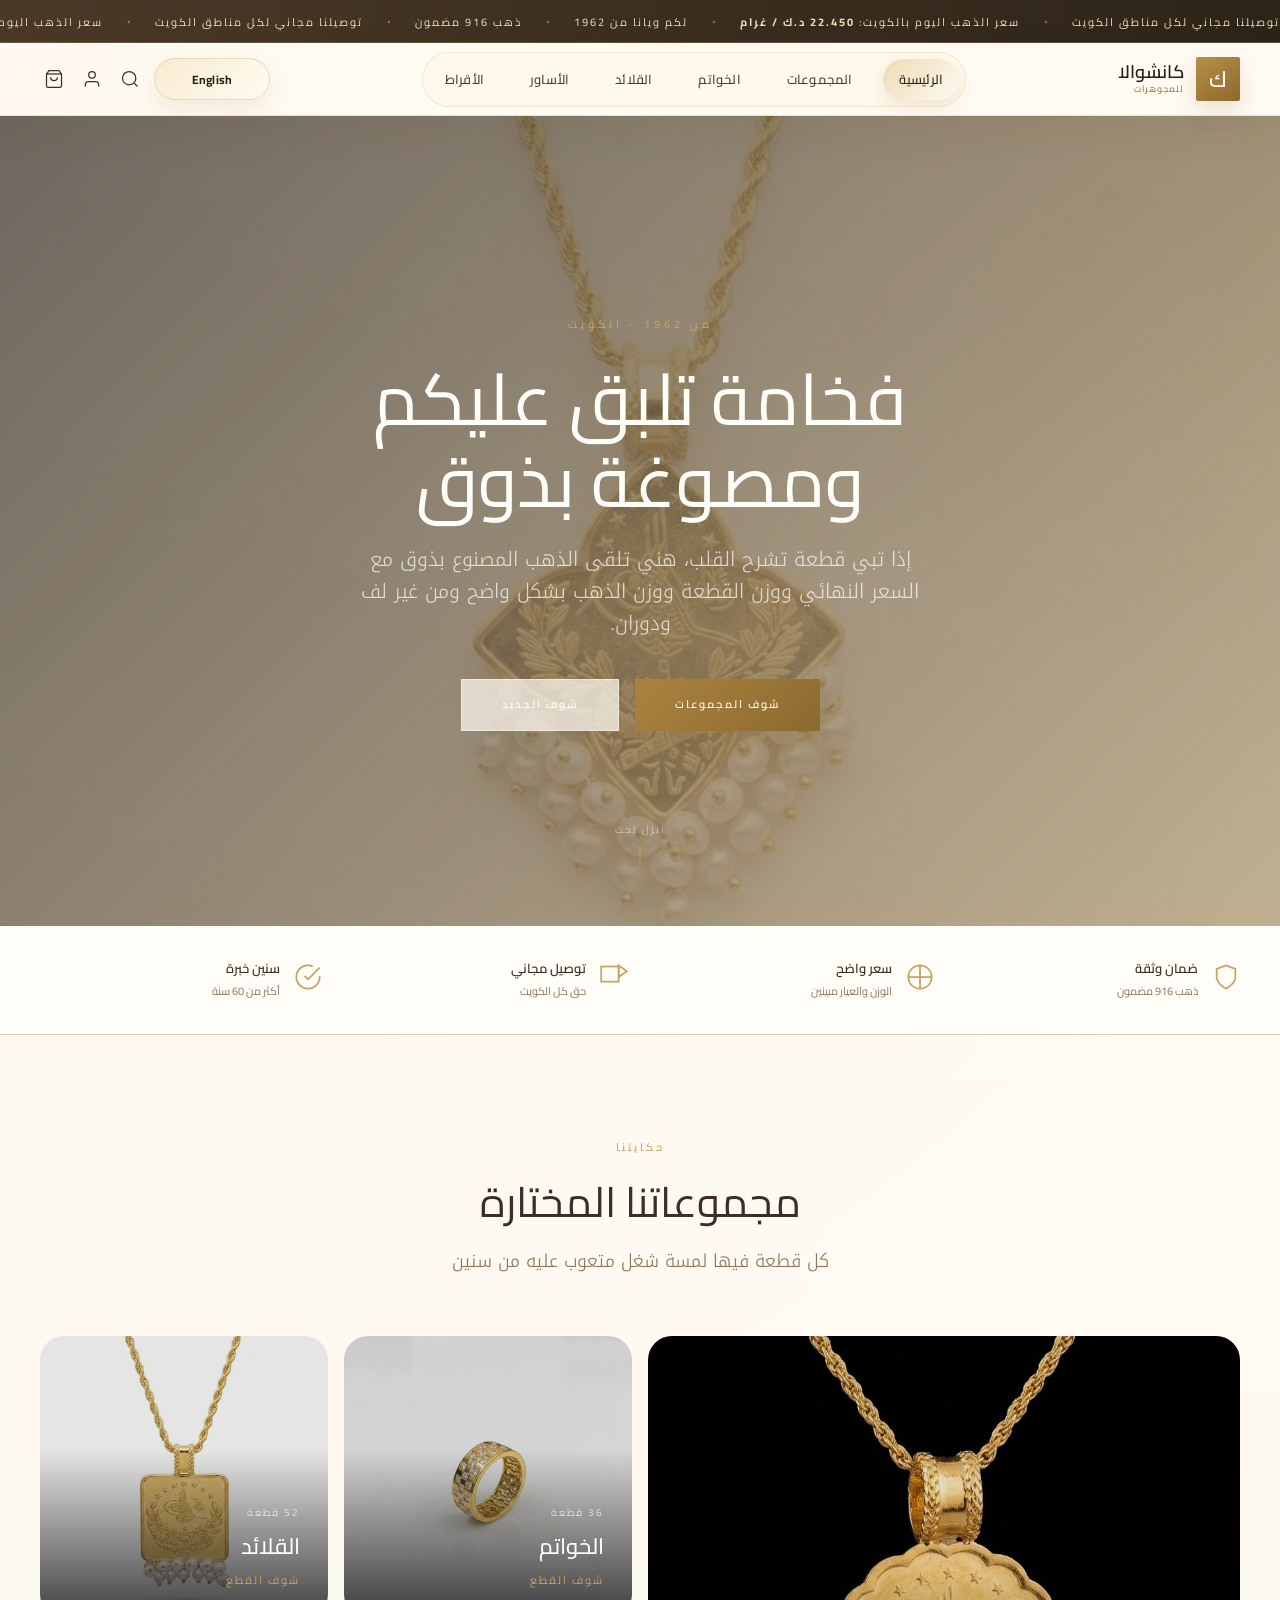
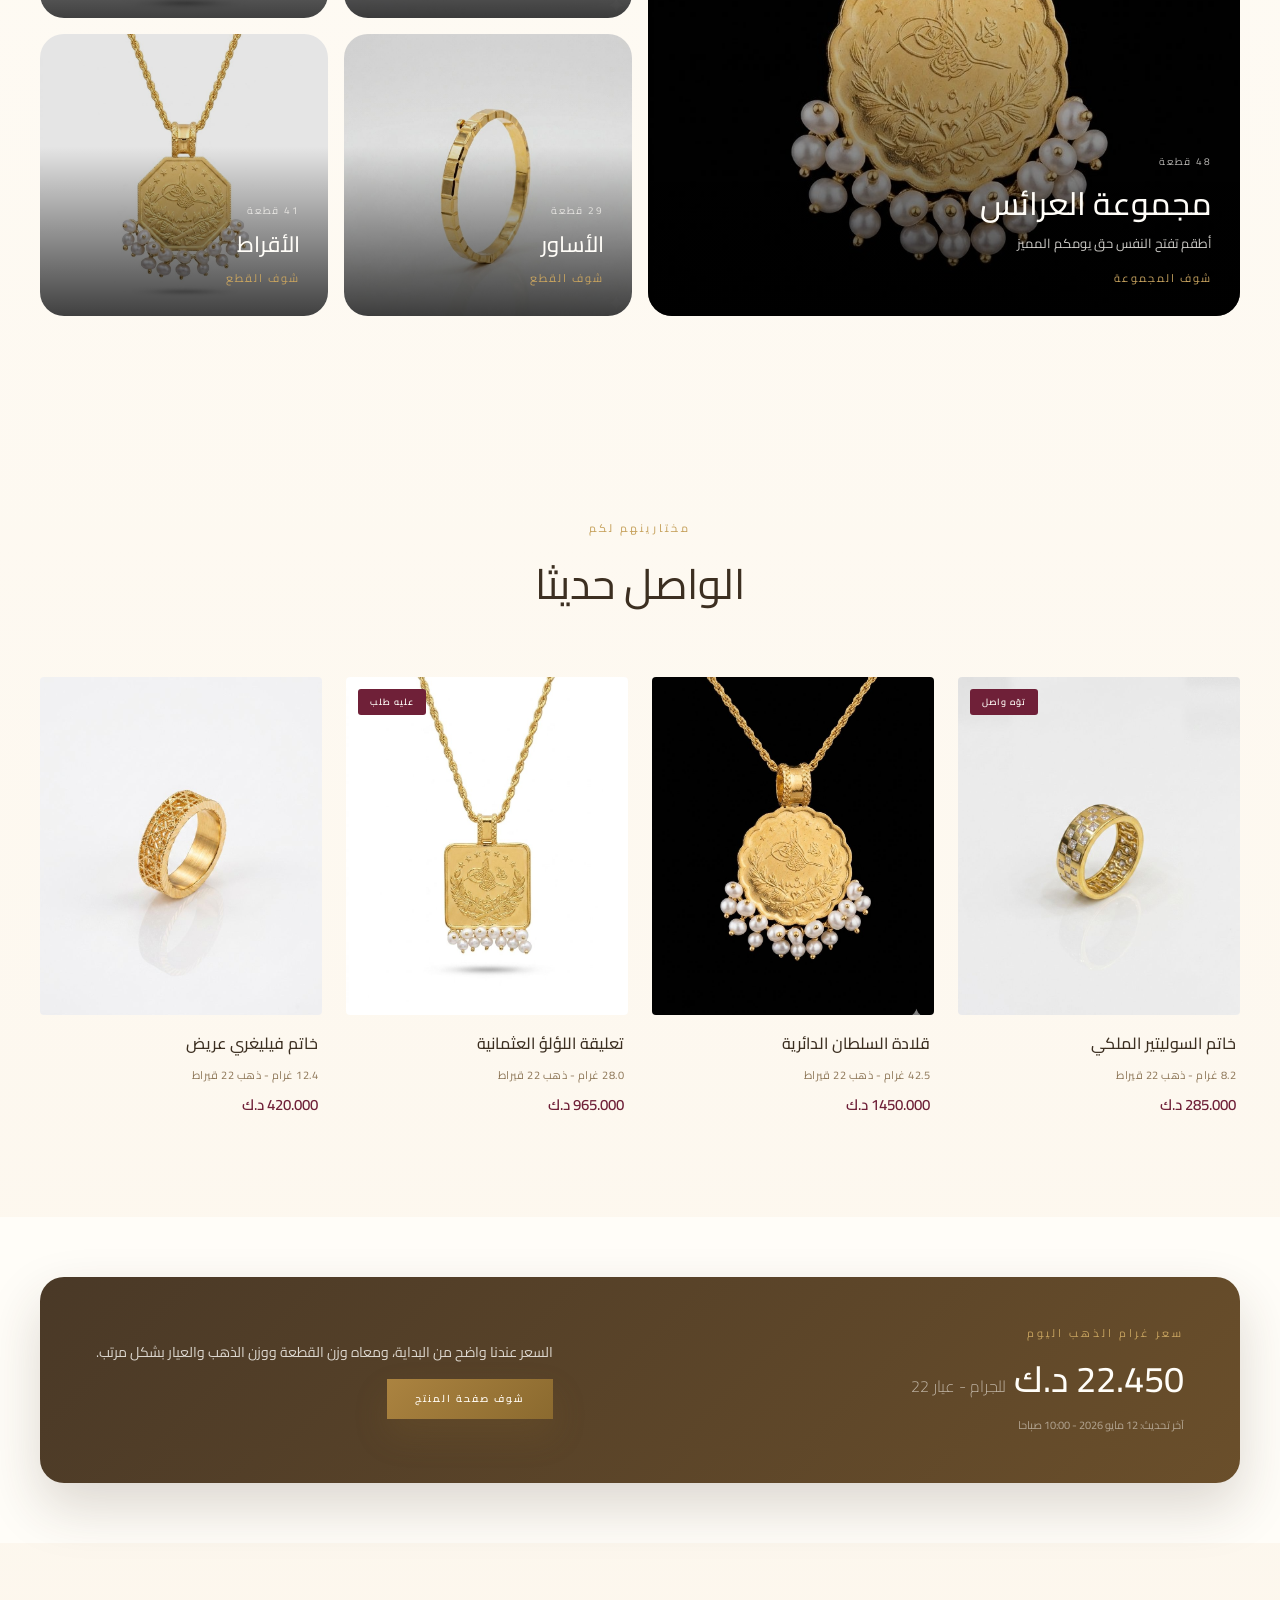
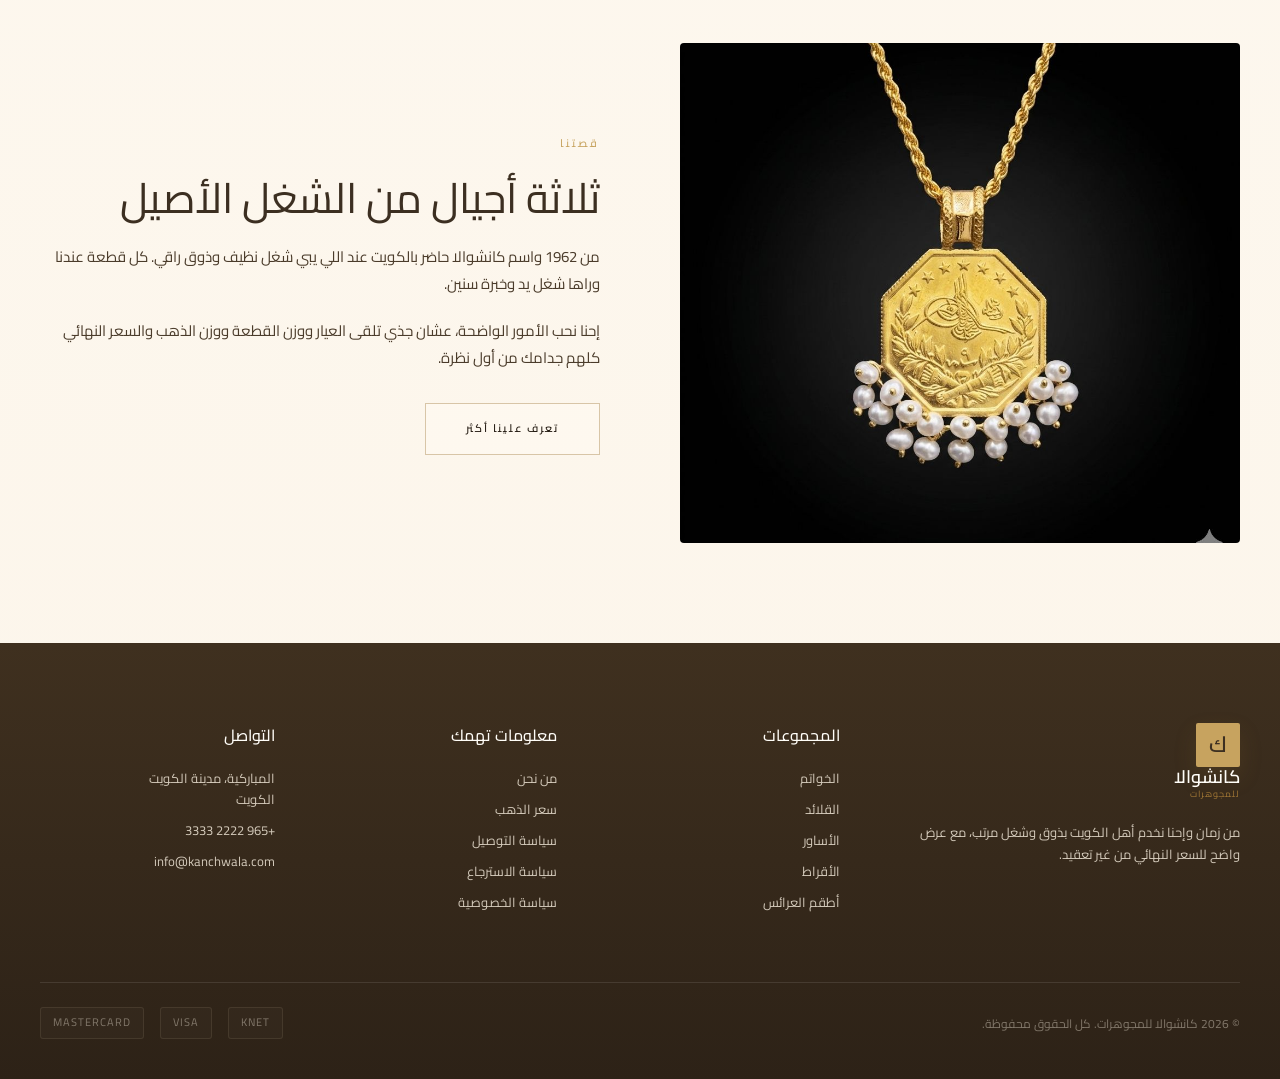
<file: index.html>
<!DOCTYPE html>
<html lang="ar" dir="rtl">
<head>
  <meta charset="UTF-8">
  <meta name="viewport" content="width=device-width, initial-scale=1.0">
  <title data-en-title="Kanchwala Jewellery | Gold and elegance, Kuwait style">كانشوالا للمجوهرات | ذهب وفخامة على الذوق الكويتي</title>
  <link rel="preconnect" href="https://fonts.googleapis.com">
  <link rel="preconnect" href="https://fonts.gstatic.com" crossorigin>
  <link href="https://fonts.googleapis.com/css2?family=Cairo:wght@400;500;600;700;800&family=Noto+Kufi+Arabic:wght@400;500;700&display=swap" rel="stylesheet">
  <link rel="stylesheet" href="styles.css">
</head>
<body>
  <div class="announcement-bar">
    <div class="announcement-bar__track">
      <div class="announcement-bar__slide" data-en="Free delivery all across Kuwait">توصيلنا مجاني لكل مناطق الكويت</div>
      <div class="announcement-bar__divider">&bull;</div>
      <div class="announcement-bar__slide" data-en-html="Today&apos;s gold rate in Kuwait: <strong>KWD 22.450 / gram</strong>">سعر الذهب اليوم بالكويت: <strong>22.450 د.ك / غرام</strong></div>
      <div class="announcement-bar__divider">&bull;</div>
      <div class="announcement-bar__slide" data-en="Trusted by you since 1962">لكم ويانا من 1962</div>
      <div class="announcement-bar__divider">&bull;</div>
      <div class="announcement-bar__slide" data-en="Guaranteed 916 gold">ذهب 916 مضمون</div>
      <div class="announcement-bar__divider">&bull;</div>
      <div class="announcement-bar__slide" data-en="Free delivery all across Kuwait">توصيلنا مجاني لكل مناطق الكويت</div>
      <div class="announcement-bar__divider">&bull;</div>
      <div class="announcement-bar__slide" data-en-html="Today&apos;s gold rate in Kuwait: <strong>KWD 22.450 / gram</strong>">سعر الذهب اليوم بالكويت: <strong>22.450 د.ك / غرام</strong></div>
      <div class="announcement-bar__divider">&bull;</div>
      <div class="announcement-bar__slide" data-en="Trusted by you since 1962">لكم ويانا من 1962</div>
      <div class="announcement-bar__divider">&bull;</div>
      <div class="announcement-bar__slide" data-en="Guaranteed 916 gold">ذهب 916 مضمون</div>
    </div>
  </div>

  <header class="header">
    <div class="header__container">
      <button class="header__menu-toggle" data-en-aria="Menu" aria-label="القائمة" onclick="toggleMobileMenu()">
        <span></span><span></span><span></span>
      </button>
      <a href="index.html" class="header__logo">
        <div class="logo-mark">ك</div>
        <div class="logo-text">
          <span class="logo-name" data-en="Kanchwala">كانشوالا</span>
          <span class="logo-tagline" data-en="Jewellery">للمجوهرات</span>
        </div>
      </a>
      <nav class="header__nav" id="mainNav">
        <a href="index.html" class="active" data-en="Home">الرئيسية</a>
        <a href="collection.html" data-en="Collections">المجموعات</a>
        <a href="product.html" data-en="Rings">الخواتم</a>
        <a href="#" data-en="Necklaces">القلائد</a>
        <a href="#" data-en="Bangles">الأساور</a>
        <a href="#" data-en="Earrings">الأقراط</a>
      </nav>
      <div class="header__actions">
        <button class="lang-switch" data-lang-toggle type="button" onclick="toggleLanguage()" aria-label="Switch to English">English</button>
        <button class="header__icon" data-en-aria="Search" aria-label="بحث">
          <svg width="20" height="20" viewBox="0 0 24 24" fill="none" stroke="currentColor" stroke-width="1.5"><circle cx="11" cy="11" r="8"/><path d="m21 21-4.35-4.35"/></svg>
        </button>
        <button class="header__icon" data-en-aria="Account" aria-label="الحساب">
          <svg width="20" height="20" viewBox="0 0 24 24" fill="none" stroke="currentColor" stroke-width="1.5"><path d="M20 21v-2a4 4 0 0 0-4-4H8a4 4 0 0 0-4 4v2"/><circle cx="12" cy="7" r="4"/></svg>
        </button>
        <button class="header__icon header__cart-btn" data-en-aria="Cart" aria-label="السلة" onclick="openCart()">
          <svg width="20" height="20" viewBox="0 0 24 24" fill="none" stroke="currentColor" stroke-width="1.5"><path d="M6 2 3 6v14a2 2 0 0 0 2 2h14a2 2 0 0 0 2-2V6l-3-4Z"/><path d="M3 6h18"/><path d="M16 10a4 4 0 0 1-8 0"/></svg>
          <span class="cart-count" id="cartCount">0</span>
        </button>
      </div>
    </div>
  </header>

  <div class="mobile-menu" id="mobileMenu">
    <div class="mobile-menu__overlay" onclick="toggleMobileMenu()"></div>
    <div class="mobile-menu__panel">
      <button class="mobile-menu__close" data-en-aria="Close" aria-label="إغلاق" onclick="toggleMobileMenu()">&times;</button>
      <a href="index.html" class="mobile-menu__brand">
        <div class="logo-mark">ك</div>
        <div class="logo-text">
          <span class="logo-name" data-en="Kanchwala">كانشوالا</span>
          <span class="logo-tagline" data-en="Jewellery">للمجوهرات</span>
        </div>
      </a>
      <div class="mobile-menu__utility">
        <button class="lang-switch lang-switch--mobile" data-lang-toggle type="button" onclick="toggleLanguage()" aria-label="Switch to English">English</button>
      </div>
      <nav class="mobile-menu__nav">
        <a href="index.html" data-en="Home">الرئيسية</a>
        <a href="collection.html" data-en="Collections">المجموعات</a>
        <a href="product.html" data-en="Rings">الخواتم</a>
        <a href="#" data-en="Necklaces">القلائد</a>
        <a href="#" data-en="Bangles">الأساور</a>
        <a href="#" data-en="Earrings">الأقراط</a>
      </nav>
    </div>
  </div>

  <section class="hero">
    <div class="hero__bg">
      <div class="hero__gradient"></div>
    </div>
    <div class="hero__content">
      <span class="hero__label" data-en="Since 1962 - Kuwait">من 1962 - الكويت</span>
      <h1 class="hero__title" data-en-html="Gold that feels elegant<br>and made with taste">فخامة تلبق عليكم<br>ومصوغة بذوق</h1>
      <p class="hero__subtitle" data-en="If you want a piece that feels special, you will find beautifully made gold here with the final price, total weight, and gold weight shown clearly from the start.">إذا تبي قطعة تشرح القلب، هني تلقى الذهب المصنوع بذوق مع السعر النهائي ووزن القطعة ووزن الذهب بشكل واضح ومن غير لف ودوران.</p>
      <div class="hero__actions">
        <a href="collection.html" class="btn btn--primary" data-en="See collections">شوف المجموعات</a>
        <a href="product.html" class="btn btn--outline" data-en="See what&apos;s new">شوف الجديد</a>
      </div>
    </div>
    <div class="hero__scroll-indicator">
      <span data-en="Scroll down">انزل تحت</span>
      <div class="hero__scroll-line"></div>
    </div>
  </section>

  <section class="trust-bar">
    <div class="container">
      <div class="trust-bar__grid">
        <div class="trust-item">
          <div class="trust-item__icon">
            <svg width="28" height="28" viewBox="0 0 24 24" fill="none" stroke="currentColor" stroke-width="1.5"><path d="M12 22s8-4 8-10V5l-8-3-8 3v7c0 6 8 10 8 10z"/></svg>
          </div>
          <div>
            <strong data-en="Confidence and guarantee">ضمان وثقة</strong>
            <span data-en="Guaranteed 916 gold">ذهب 916 مضمون</span>
          </div>
        </div>
        <div class="trust-item">
          <div class="trust-item__icon">
            <svg width="28" height="28" viewBox="0 0 24 24" fill="none" stroke="currentColor" stroke-width="1.5"><path d="M12 2v20M2 12h20"/><circle cx="12" cy="12" r="10"/></svg>
          </div>
          <div>
            <strong data-en="Clear pricing">سعر واضح</strong>
            <span data-en="Weight and karat are shown">الوزن والعيار مبينين</span>
          </div>
        </div>
        <div class="trust-item">
          <div class="trust-item__icon">
            <svg width="28" height="28" viewBox="0 0 24 24" fill="none" stroke="currentColor" stroke-width="1.5"><rect x="1" y="3" width="15" height="13"/><polygon points="23 7 16 12 16 2 23 7"/></svg>
          </div>
          <div>
            <strong data-en="Free delivery">توصيل مجاني</strong>
            <span data-en="Across Kuwait">حق كل الكويت</span>
          </div>
        </div>
        <div class="trust-item">
          <div class="trust-item__icon">
            <svg width="28" height="28" viewBox="0 0 24 24" fill="none" stroke="currentColor" stroke-width="1.5"><path d="M22 11.08V12a10 10 0 1 1-5.93-9.14"/><polyline points="22 4 12 14.01 9 11.01"/></svg>
          </div>
          <div>
            <strong data-en="Years of experience">سنين خبرة</strong>
            <span data-en="More than 60 years">أكثر من 60 سنة</span>
          </div>
        </div>
      </div>
    </div>
  </section>

  <section class="section featured-collections">
    <div class="container">
      <div class="section__header">
        <span class="section__label" data-en="Our story">حكايتنا</span>
        <h2 class="section__title" data-en="Our selected collections">مجموعاتنا المختارة</h2>
        <p class="section__desc" data-en="Every piece carries the touch of careful work built over many years.">كل قطعة فيها لمسة شغل متعوب عليه من سنين</p>
      </div>
      <div class="collections-grid">
        <a href="collection.html" class="collection-card collection-card--large">
          <div class="collection-card__image collection-bg--bridal">
            <div class="collection-card__overlay"></div>
            <div class="collection-card__content">
              <span class="collection-card__count" data-en="48 pieces">48 قطعة</span>
              <h3 data-en="Bridal collection">مجموعة العرائس</h3>
              <p data-en="Sets that feel perfect for your special day.">أطقم تفتح النفس حق يومكم المميز</p>
              <span class="collection-card__link" data-en="View collection">شوف المجموعة</span>
            </div>
          </div>
        </a>
        <a href="collection.html" class="collection-card">
          <div class="collection-card__image collection-bg--rings">
            <div class="collection-card__overlay"></div>
            <div class="collection-card__content">
              <span class="collection-card__count" data-en="36 pieces">36 قطعة</span>
              <h3 data-en="Rings">الخواتم</h3>
              <span class="collection-card__link" data-en="View pieces">شوف القطع</span>
            </div>
          </div>
        </a>
        <a href="collection.html" class="collection-card">
          <div class="collection-card__image collection-bg--necklaces">
            <div class="collection-card__overlay"></div>
            <div class="collection-card__content">
              <span class="collection-card__count" data-en="52 pieces">52 قطعة</span>
              <h3 data-en="Necklaces">القلائد</h3>
              <span class="collection-card__link" data-en="View pieces">شوف القطع</span>
            </div>
          </div>
        </a>
        <a href="collection.html" class="collection-card">
          <div class="collection-card__image collection-bg--bangles">
            <div class="collection-card__overlay"></div>
            <div class="collection-card__content">
              <span class="collection-card__count" data-en="29 pieces">29 قطعة</span>
              <h3 data-en="Bangles">الأساور</h3>
              <span class="collection-card__link" data-en="View pieces">شوف القطع</span>
            </div>
          </div>
        </a>
        <a href="collection.html" class="collection-card">
          <div class="collection-card__image collection-bg--earrings">
            <div class="collection-card__overlay"></div>
            <div class="collection-card__content">
              <span class="collection-card__count" data-en="41 pieces">41 قطعة</span>
              <h3 data-en="Earrings">الأقراط</h3>
              <span class="collection-card__link" data-en="View pieces">شوف القطع</span>
            </div>
          </div>
        </a>
      </div>
    </div>
  </section>

  <section class="section featured-products">
    <div class="container">
      <div class="section__header">
        <span class="section__label" data-en="Picked for you">مختارينهم لكم</span>
        <h2 class="section__title" data-en="New arrivals">الواصل حديثا</h2>
      </div>
      <div class="products-grid">
        <a href="product.html" class="product-card">
          <div class="product-card__image product-card__image--gold-1">
            <div class="product-card__badge" data-en="Just in">توّه واصل</div>
          </div>
          <div class="product-card__info">
            <h3 data-en="Royal solitaire ring">خاتم السوليتير الملكي</h3>
            <div class="product-card__meta">
              <span class="product-card__weight" data-en="8.2g - 22K gold">8.2 غرام - ذهب 22 قيراط</span>
            </div>
            <div class="product-card__price">285.000 د.ك</div>
          </div>
        </a>
        <a href="product.html" class="product-card">
          <div class="product-card__image product-card__image--gold-2"></div>
          <div class="product-card__info">
            <h3 data-en="Sultan medallion pendant">قلادة السلطان الدائرية</h3>
            <div class="product-card__meta">
              <span class="product-card__weight" data-en="42.5g - 22K gold">42.5 غرام - ذهب 22 قيراط</span>
            </div>
            <div class="product-card__price">1450.000 د.ك</div>
          </div>
        </a>
        <a href="product.html" class="product-card">
          <div class="product-card__image product-card__image--gold-3">
            <div class="product-card__badge" data-en="Popular">عليه طلب</div>
          </div>
          <div class="product-card__info">
            <h3 data-en="Ottoman pearl pendant">تعليقة اللؤلؤ العثمانية</h3>
            <div class="product-card__meta">
              <span class="product-card__weight" data-en="28.0g - 22K gold">28.0 غرام - ذهب 22 قيراط</span>
            </div>
            <div class="product-card__price">965.000 د.ك</div>
          </div>
        </a>
        <a href="product.html" class="product-card">
          <div class="product-card__image product-card__image--gold-4"></div>
          <div class="product-card__info">
            <h3 data-en="Wide filigree ring">خاتم فيليغري عريض</h3>
            <div class="product-card__meta">
              <span class="product-card__weight" data-en="12.4g - 22K gold">12.4 غرام - ذهب 22 قيراط</span>
            </div>
            <div class="product-card__price">420.000 د.ك</div>
          </div>
        </a>
      </div>
    </div>
  </section>

  <section class="gold-rate-section">
    <div class="container">
      <div class="gold-rate-card">
        <div class="gold-rate-card__left">
          <span class="gold-rate-card__label" data-en="Today&apos;s gold rate">سعر غرام الذهب اليوم</span>
          <div class="gold-rate-card__price" data-en-html="KWD 22.450 <small>per gram - 22K</small>">22.450 د.ك <small>للجرام - عيار 22</small></div>
          <span class="gold-rate-card__update" data-en="Updated: May 12, 2026 - 10:00 AM">آخر تحديث: 12 مايو 2026 - 10:00 صباحا</span>
        </div>
        <div class="gold-rate-card__right">
          <p data-en="Our final price is shown clearly from the start, with total weight, gold weight, and karat all laid out properly.">السعر عندنا واضح من البداية، ومعاه وزن القطعة ووزن الذهب والعيار بشكل مرتب.</p>
          <a href="product.html" class="btn btn--primary btn--sm" data-en="See product page">شوف صفحة المنتج</a>
        </div>
      </div>
    </div>
  </section>

  <section class="section story-section">
    <div class="container">
      <div class="story-grid">
        <div class="story-image story-bg"></div>
        <div class="story-content">
          <span class="section__label" data-en="Our story">قصتنا</span>
          <h2 class="section__title" data-en="Three generations of real craft">ثلاثة أجيال من الشغل الأصيل</h2>
          <p data-en="Since 1962, the Kanchwala name has been known in Kuwait for clean work and refined taste. Every piece here carries years of handwork and experience behind it.">من 1962 واسم كانشوالا حاضر بالكويت عند اللي يبي شغل نظيف وذوق راقي. كل قطعة عندنا وراها شغل يد وخبرة سنين.</p>
          <p data-en="We like things to be clear, so you see the karat, piece weight, gold weight, and final price in front of you from the first look.">إحنا نحب الأمور الواضحة، عشان جذي تلقى العيار ووزن القطعة ووزن الذهب والسعر النهائي كلهم جدامك من أول نظرة.</p>
          <a href="#" class="btn btn--outline" data-en="Learn more about us">تعرف علينا أكثر</a>
        </div>
      </div>
    </div>
  </section>

  <footer class="footer">
    <div class="container">
      <div class="footer__grid">
        <div class="footer__brand">
          <div class="footer__logo">
            <div class="logo-mark">ك</div>
            <div class="logo-text">
              <span class="logo-name" data-en="Kanchwala">كانشوالا</span>
              <span class="logo-tagline" data-en="Jewellery">للمجوهرات</span>
            </div>
          </div>
          <p data-en="We have been serving Kuwait with refined taste and tidy craftsmanship for years, with a clear final price and no unnecessary complexity.">من زمان وإحنا نخدم أهل الكويت بذوق وشغل مرتب، مع عرض واضح للسعر النهائي من غير تعقيد.</p>
        </div>
        <div class="footer__links">
          <h4 data-en="Collections">المجموعات</h4>
          <a href="collection.html" data-en="Rings">الخواتم</a>
          <a href="#" data-en="Necklaces">القلائد</a>
          <a href="#" data-en="Bangles">الأساور</a>
          <a href="#" data-en="Earrings">الأقراط</a>
          <a href="#" data-en="Bridal sets">أطقم العرائس</a>
        </div>
        <div class="footer__links">
          <h4 data-en="Helpful info">معلومات تهمك</h4>
          <a href="#" data-en="About us">من نحن</a>
          <a href="#" data-en="Gold rate">سعر الذهب</a>
          <a href="#" data-en="Delivery policy">سياسة التوصيل</a>
          <a href="#" data-en="Returns policy">سياسة الاسترجاع</a>
          <a href="#" data-en="Privacy policy">سياسة الخصوصية</a>
        </div>
        <div class="footer__links">
          <h4 data-en="Contact">التواصل</h4>
          <p data-en-html="Al Mubarakiya, Kuwait City<br>Kuwait">المباركية، مدينة الكويت<br>الكويت</p>
          <p>+965 2222 3333</p>
          <p>info@kanchwala.com</p>
        </div>
      </div>
      <div class="footer__bottom">
        <p data-en="© 2026 Kanchwala Jewellery. All rights reserved.">© 2026 كانشوالا للمجوهرات. كل الحقوق محفوظة.</p>
        <div class="footer__payments">
          <span>KNET</span>
          <span>Visa</span>
          <span>Mastercard</span>
        </div>
      </div>
    </div>
  </footer>

  <div class="cart-drawer" id="cartDrawer">
    <div class="cart-drawer__overlay" onclick="closeCart()"></div>
    <div class="cart-drawer__panel">
      <div class="cart-drawer__header">
        <h3 data-en="Your bag">السلة</h3>
        <button onclick="closeCart()" class="cart-drawer__close" data-en-aria="Close" aria-label="إغلاق">&times;</button>
      </div>
      <div class="cart-drawer__items" id="cartItems"></div>
      <div class="cart-drawer__footer" id="cartFooter" style="display:none;">
        <div class="civil-id-section" id="civilIdSection">
          <button class="civil-id-section__toggle" onclick="toggleCivilId()">
            <div class="civil-id-section__toggle-left">
              <svg width="16" height="16" viewBox="0 0 24 24" fill="none" stroke="currentColor" stroke-width="2"><path d="M12 22s8-4 8-10V5l-8-3-8 3v7c0 6 8 10 8 10z"/></svg>
              <span data-en="Civil ID is required to complete the order">البطاقة المدنية مطلوبة عشان نكمّل الطلب</span>
            </div>
            <div class="civil-id-section__toggle-arrow">
              <svg width="16" height="16" viewBox="0 0 24 24" fill="none" stroke="currentColor" stroke-width="2"><polyline points="6 9 12 15 18 9"/></svg>
            </div>
          </button>
          <div class="civil-id-section__body">
            <div class="civil-id-section__inner">
              <p class="civil-id-section__note" data-en="Kuwait law requires a valid Civil ID for gold purchases.">حسب القانون بالكويت لازم تكون عندك بطاقة مدنية سارية عشان شراء الذهب.</p>
              <div class="civil-id-form">
                <div class="form-group">
                  <label for="civilIdName" data-en="Full name as shown on Civil ID *">الاسم الكامل كما هو في البطاقة *</label>
                  <input type="text" id="civilIdName" data-en-placeholder="Enter full name" placeholder="اكتب الاسم الكامل" required>
                </div>
                <div class="form-group">
                  <label for="civilIdNumber" data-en="Civil ID number *">رقم البطاقة المدنية *</label>
                  <input type="text" id="civilIdNumber" data-en-placeholder="Example: 281234567890" placeholder="مثال: 281234567890" maxlength="12" required>
                </div>
                <div class="form-group">
                  <label for="civilIdPhone" data-en="Phone number *">رقم الهاتف *</label>
                  <input type="tel" id="civilIdPhone" data-en-placeholder="+965 XXXX XXXX" placeholder="+965 XXXX XXXX" required>
                </div>
                <div class="form-group">
                  <label data-en="Civil ID images, front and back *">صورة البطاقة المدنية من الأمام والخلف *</label>
                  <div class="civil-id-upload" id="civilIdUpload">
                    <input type="file" id="civilIdFile" accept="image/*" multiple onchange="handleCivilIdUpload(this)">
                    <div class="civil-id-upload__placeholder" id="civilIdPlaceholder">
                      <svg width="28" height="28" viewBox="0 0 24 24" fill="none" stroke="currentColor" stroke-width="1.5"><rect x="3" y="3" width="18" height="18" rx="2"/><circle cx="8.5" cy="8.5" r="1.5"/><path d="m21 15-5-5L5 21"/></svg>
                      <span data-en="Tap to upload your Civil ID images">اضغط وحط صور البطاقة المدنية</span>
                      <small data-en="Front and back are required - JPG or PNG">الصورتين مطلوبات - JPG أو PNG</small>
                    </div>
                    <div class="civil-id-upload__preview" id="civilIdPreview" style="display:none;"></div>
                  </div>
                </div>
                <div class="form-group form-group--checkbox">
                  <label class="checkbox-label">
                    <input type="checkbox" id="civilIdConsent">
                    <span class="checkbox-custom"></span>
                    <span class="checkbox-text" data-en-html="I agree to share my Civil ID details with Kanchwala for order verification as required by Kuwaiti law, and the data will be handled according to the <a href='#' style='color:var(--color-gold-dark);text-decoration:underline;'>privacy policy</a>.">أوافق إن بيانات البطاقة المدنية تنرسل لكانشوالا عشان التحقق من الطلب حسب متطلبات القانون الكويتي، وبيتم التعامل معاها حسب <a href="#" style="color:var(--color-gold-dark);text-decoration:underline;">سياسة الخصوصية</a>.</span>
                  </label>
                </div>
              </div>
            </div>
          </div>
        </div>
        <div class="cart-drawer__totals">
          <div class="cart-drawer__total-row">
            <span data-en="Subtotal">المجموع الفرعي</span>
            <span id="cartSubtotal">0.000 د.ك</span>
          </div>
          <div class="cart-drawer__total-row cart-drawer__total-row--grand">
            <span data-en="Total">الإجمالي</span>
            <span id="cartTotal">0.000 د.ك</span>
          </div>
        </div>
        <button class="btn btn--primary btn--full" id="checkoutBtn" onclick="handleCheckout()">كمّل الطلب</button>
        <p class="cart-drawer__secure" data-en="Secure checkout - encrypted connection">
          <svg width="12" height="12" viewBox="0 0 24 24" fill="none" stroke="currentColor" stroke-width="2"><rect x="3" y="11" width="18" height="11" rx="2" ry="2"/><path d="M7 11V7a5 5 0 0 1 10 0v4"/></svg>
          دفع آمن - اتصال مشفّر
        </p>
      </div>
      <div class="cart-drawer__empty" id="cartEmpty">
        <svg width="48" height="48" viewBox="0 0 24 24" fill="none" stroke="#C9A96E" stroke-width="1"><path d="M6 2 3 6v14a2 2 0 0 0 2 2h14a2 2 0 0 0 2-2V6l-3-4Z"/><path d="M3 6h18"/><path d="M16 10a4 4 0 0 1-8 0"/></svg>
        <p data-en="Your bag is still empty">السلة للحين فاضية</p>
        <a href="collection.html" class="btn btn--outline btn--sm" data-en="See collections">شوف المجموعات</a>
      </div>
    </div>
  </div>

  <script src="cart.js"></script>
</body>
</html>
</file>
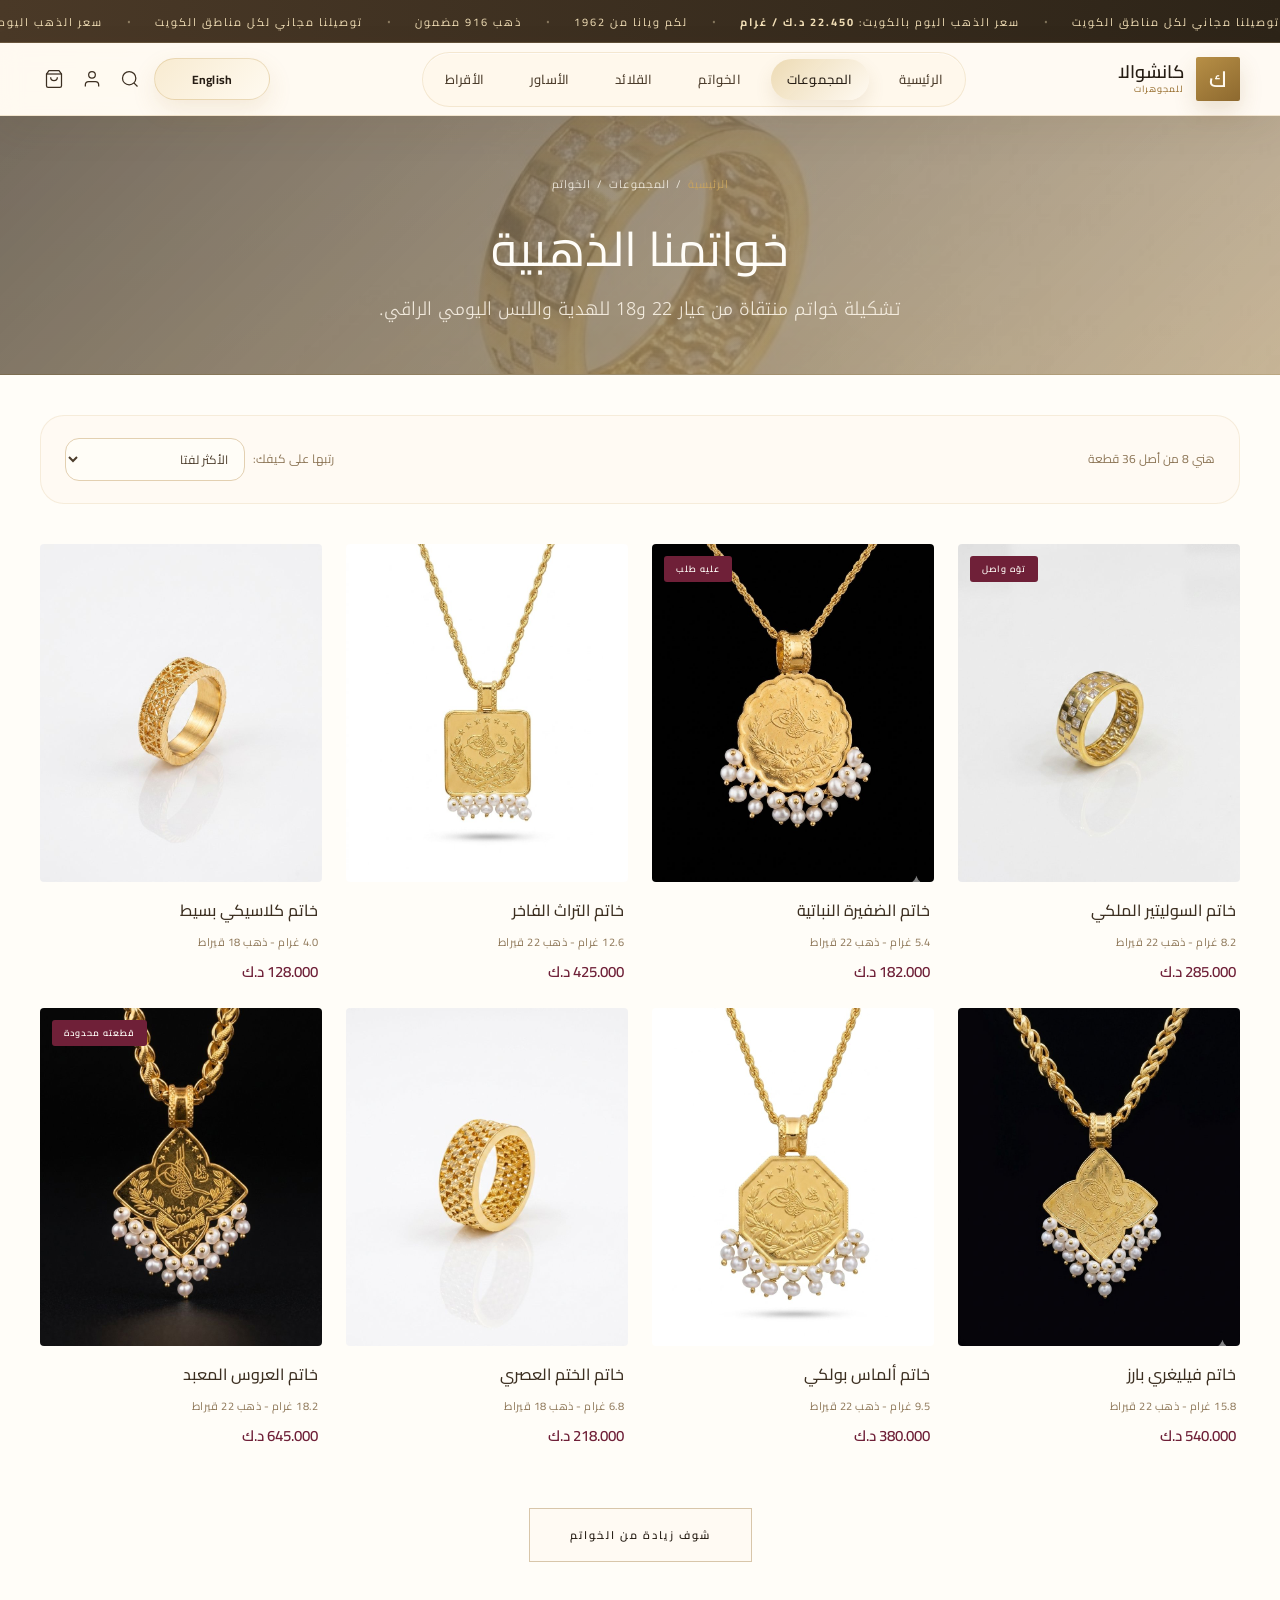
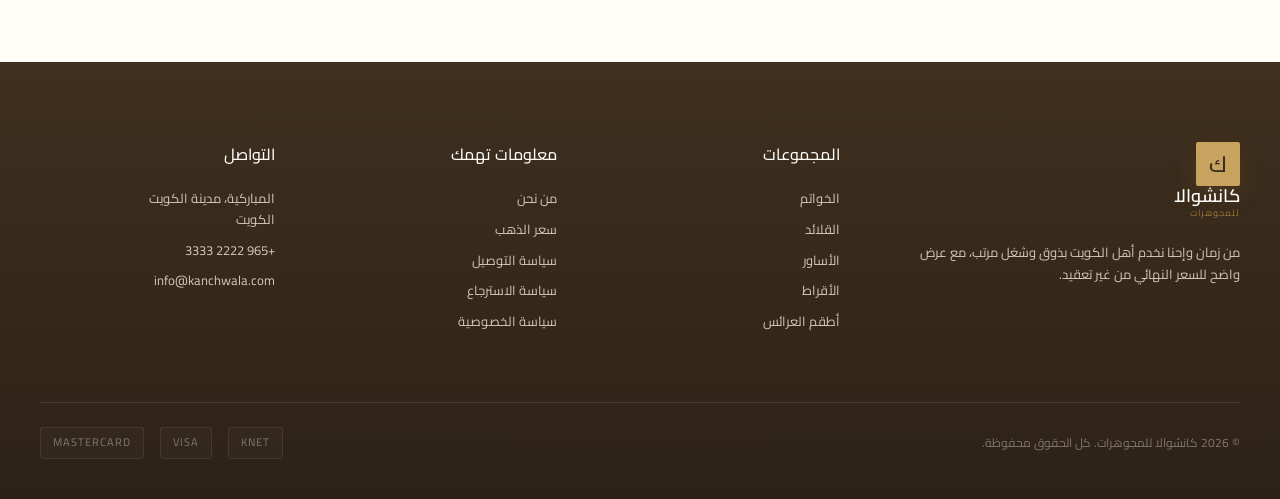
<file: collection.html>
<!DOCTYPE html>
<html lang="ar" dir="rtl">
<head>
  <meta charset="UTF-8">
  <meta name="viewport" content="width=device-width, initial-scale=1.0">
  <title data-en-title="Kanchwala Rings | Curated ring collections, Kuwait style">خواتم كانشوالا | تشكيلات على الذوق الكويتي</title>
  <link rel="preconnect" href="https://fonts.googleapis.com">
  <link rel="preconnect" href="https://fonts.gstatic.com" crossorigin>
  <link href="https://fonts.googleapis.com/css2?family=Cairo:wght@400;500;600;700;800&family=Noto+Kufi+Arabic:wght@400;500;700&display=swap" rel="stylesheet">
  <link rel="stylesheet" href="styles.css">
</head>
<body>

  <div class="announcement-bar">
    <div class="announcement-bar__track">
      <div class="announcement-bar__slide" data-en="Free delivery across Kuwait">توصيلنا مجاني لكل مناطق الكويت</div>
      <div class="announcement-bar__divider">&bull;</div>
      <div class="announcement-bar__slide" data-en-html="Today&#39;s gold rate in Kuwait: <strong>KWD 22.450 / gram</strong>">سعر الذهب اليوم بالكويت: <strong>22.450 د.ك / غرام</strong></div>
      <div class="announcement-bar__divider">&bull;</div>
      <div class="announcement-bar__slide" data-en="Serving Kuwait since 1962">لكم ويانا من 1962</div>
      <div class="announcement-bar__divider">&bull;</div>
      <div class="announcement-bar__slide" data-en="Certified 916 gold">ذهب 916 مضمون</div>
      <div class="announcement-bar__divider">&bull;</div>
      <div class="announcement-bar__slide" data-en="Free delivery across Kuwait">توصيلنا مجاني لكل مناطق الكويت</div>
      <div class="announcement-bar__divider">&bull;</div>
      <div class="announcement-bar__slide" data-en-html="Today&#39;s gold rate in Kuwait: <strong>KWD 22.450 / gram</strong>">سعر الذهب اليوم بالكويت: <strong>22.450 د.ك / غرام</strong></div>
      <div class="announcement-bar__divider">&bull;</div>
      <div class="announcement-bar__slide" data-en="Serving Kuwait since 1962">لكم ويانا من 1962</div>
      <div class="announcement-bar__divider">&bull;</div>
      <div class="announcement-bar__slide" data-en="Certified 916 gold">ذهب 916 مضمون</div>
    </div>
  </div>

  <header class="header">
    <div class="header__container">
      <button class="header__menu-toggle" data-en-aria="Menu" aria-label="القائمة" onclick="toggleMobileMenu()">
        <span></span><span></span><span></span>
      </button>
      <a href="index.html" class="header__logo">
        <div class="logo-mark">ك</div>
        <div class="logo-text">
          <span class="logo-name">كانشوالا</span>
          <span class="logo-tagline" data-en="Jewellery">للمجوهرات</span>
        </div>
      </a>
      <nav class="header__nav">
        <a href="index.html" data-en="Home">الرئيسية</a>
        <a href="collection.html" class="active" data-en="Collections">المجموعات</a>
        <a href="product.html" data-en="Rings">الخواتم</a>
        <a href="#" data-en="Necklaces">القلائد</a>
        <a href="#" data-en="Bangles">الأساور</a>
        <a href="#" data-en="Earrings">الأقراط</a>
      </nav>
      <div class="header__actions">
        <button class="lang-switch" data-lang-toggle type="button" onclick="toggleLanguage()" aria-label="Switch to English">English</button>
        <button class="header__icon" data-en-aria="Search" aria-label="بحث">
          <svg width="20" height="20" viewBox="0 0 24 24" fill="none" stroke="currentColor" stroke-width="1.5"><circle cx="11" cy="11" r="8"/><path d="m21 21-4.35-4.35"/></svg>
        </button>
        <button class="header__icon" data-en-aria="Account" aria-label="الحساب">
          <svg width="20" height="20" viewBox="0 0 24 24" fill="none" stroke="currentColor" stroke-width="1.5"><path d="M20 21v-2a4 4 0 0 0-4-4H8a4 4 0 0 0-4 4v2"/><circle cx="12" cy="7" r="4"/></svg>
        </button>
        <button class="header__icon header__cart-btn" data-en-aria="Cart" aria-label="السلة" onclick="openCart()">
          <svg width="20" height="20" viewBox="0 0 24 24" fill="none" stroke="currentColor" stroke-width="1.5"><path d="M6 2 3 6v14a2 2 0 0 0 2 2h14a2 2 0 0 0 2-2V6l-3-4Z"/><path d="M3 6h18"/><path d="M16 10a4 4 0 0 1-8 0"/></svg>
          <span class="cart-count" id="cartCount">0</span>
        </button>
      </div>
    </div>
  </header>

  <div class="mobile-menu" id="mobileMenu">
    <div class="mobile-menu__overlay" onclick="toggleMobileMenu()"></div>
    <div class="mobile-menu__panel">
      <button class="mobile-menu__close" data-en-aria="Close" aria-label="إغلاق" onclick="toggleMobileMenu()">&times;</button>
      <a href="index.html" class="mobile-menu__brand">
        <div class="logo-mark">ك</div>
        <div class="logo-text">
          <span class="logo-name" data-en="Kanchwala">كانشوالا</span>
          <span class="logo-tagline" data-en="Jewellery">للمجوهرات</span>
        </div>
      </a>
      <div class="mobile-menu__utility">
        <button class="lang-switch lang-switch--mobile" data-lang-toggle type="button" onclick="toggleLanguage()" aria-label="Switch to English">English</button>
      </div>
      <nav class="mobile-menu__nav">
        <a href="index.html" data-en="Home">الرئيسية</a>
        <a href="collection.html" class="active" data-en="Collections">المجموعات</a>
        <a href="product.html" data-en="Rings">الخواتم</a>
        <a href="#" data-en="Necklaces">القلائد</a>
        <a href="#" data-en="Bangles">الأساور</a>
        <a href="#" data-en="Earrings">الأقراط</a>
      </nav>
    </div>
  </div>

  <div class="page-header page-header--soft">
    <div class="page-header__bg collection-bg--rings"></div>
    <div class="container">
      <div class="breadcrumb">
        <a href="index.html" data-en="Home">الرئيسية</a> &nbsp;/&nbsp;
        <span data-en="Collections">المجموعات</span> &nbsp;/&nbsp;
        <span data-en="Rings">الخواتم</span>
      </div>
      <h1 data-en="Our Gold Rings">خواتمنا الذهبية</h1>
      <p data-en="A ring edit with 22K and 18K pieces picked for gifting and everyday elegance.">تشكيلة خواتم منتقاة من عيار 22 و18 للهدية واللبس اليومي الراقي.</p>
    </div>
  </div>

  <section class="section section--soft" style="padding-top: 40px;">
    <div class="container">
      <div class="collection-toolbar">
        <span class="collection-toolbar__count" data-en="Showing 8 of 36 pieces">هني 8 من أصل 36 قطعة</span>
        <div class="collection-toolbar__sort">
          <span data-en="Sort by:">رتبها على كيفك:</span>
          <select aria-label="Collection sorting" data-en-aria="Collection sorting">
            <option data-en="Most loved">الأكثر لفتا</option>
            <option data-en="Price: low to high">السعر: من الأقل إلى الأعلى</option>
            <option data-en="Price: high to low">السعر: من الأعلى إلى الأقل</option>
            <option data-en="Gold weight">وزن الذهب</option>
            <option data-en="Newest first">الأحدث إضافة</option>
          </select>
        </div>
      </div>

      <div class="products-grid">
        <a href="product.html" class="product-card product-card--soft">
          <div class="product-card__image product-card__image--gold-1">
            <div class="product-card__badge" data-en="Just in">توّه واصل</div>
          </div>
          <div class="product-card__info">
            <h3 data-en="Royal Solitaire Ring">خاتم السوليتير الملكي</h3>
            <div class="product-card__meta"><span class="product-card__weight" data-en="8.2 grams • 22K gold">8.2 غرام - ذهب 22 قيراط</span></div>
            <div class="product-card__price">285.000 د.ك</div>
          </div>
        </a>
        <a href="product.html" class="product-card product-card--soft">
          <div class="product-card__image product-card__image--gold-2">
            <div class="product-card__badge" data-en="Popular">عليه طلب</div>
          </div>
          <div class="product-card__info">
            <h3 data-en="Botanical Twist Ring">خاتم الضفيرة النباتية</h3>
            <div class="product-card__meta"><span class="product-card__weight" data-en="5.4 grams • 22K gold">5.4 غرام - ذهب 22 قيراط</span></div>
            <div class="product-card__price">182.000 د.ك</div>
          </div>
        </a>
        <a href="product.html" class="product-card product-card--soft">
          <div class="product-card__image product-card__image--gold-3"></div>
          <div class="product-card__info">
            <h3 data-en="Heritage Luxe Ring">خاتم التراث الفاخر</h3>
            <div class="product-card__meta"><span class="product-card__weight" data-en="12.6 grams • 22K gold">12.6 غرام - ذهب 22 قيراط</span></div>
            <div class="product-card__price">425.000 د.ك</div>
          </div>
        </a>
        <a href="product.html" class="product-card product-card--soft">
          <div class="product-card__image product-card__image--gold-4"></div>
          <div class="product-card__info">
            <h3 data-en="Classic Everyday Ring">خاتم كلاسيكي بسيط</h3>
            <div class="product-card__meta"><span class="product-card__weight" data-en="4.0 grams • 18K gold">4.0 غرام - ذهب 18 قيراط</span></div>
            <div class="product-card__price">128.000 د.ك</div>
          </div>
        </a>
        <a href="product.html" class="product-card product-card--soft">
          <div class="product-card__image product-card__image--gold-5"></div>
          <div class="product-card__info">
            <h3 data-en="Filigree Statement Ring">خاتم فيليغري بارز</h3>
            <div class="product-card__meta"><span class="product-card__weight" data-en="15.8 grams • 22K gold">15.8 غرام - ذهب 22 قيراط</span></div>
            <div class="product-card__price">540.000 د.ك</div>
          </div>
        </a>
        <a href="product.html" class="product-card product-card--soft">
          <div class="product-card__image product-card__image--gold-6"></div>
          <div class="product-card__info">
            <h3 data-en="Polki Diamond Ring">خاتم ألماس بولكي</h3>
            <div class="product-card__meta"><span class="product-card__weight" data-en="9.5 grams • 22K gold">9.5 غرام - ذهب 22 قيراط</span></div>
            <div class="product-card__price">380.000 د.ك</div>
          </div>
        </a>
        <a href="product.html" class="product-card product-card--soft">
          <div class="product-card__image product-card__image--gold-7"></div>
          <div class="product-card__info">
            <h3 data-en="Modern Signet Ring">خاتم الختم العصري</h3>
            <div class="product-card__meta"><span class="product-card__weight" data-en="6.8 grams • 18K gold">6.8 غرام - ذهب 18 قيراط</span></div>
            <div class="product-card__price">218.000 د.ك</div>
          </div>
        </a>
        <a href="product.html" class="product-card product-card--soft">
          <div class="product-card__image product-card__image--gold-8">
            <div class="product-card__badge" data-en="Limited">قطعته محدودة</div>
          </div>
          <div class="product-card__info">
            <h3 data-en="Temple Bridal Ring">خاتم العروس المعبد</h3>
            <div class="product-card__meta"><span class="product-card__weight" data-en="18.2 grams • 22K gold">18.2 غرام - ذهب 22 قيراط</span></div>
            <div class="product-card__price">645.000 د.ك</div>
          </div>
        </a>
      </div>

      <div style="text-align: center; margin-top: 60px;">
        <button class="btn btn--outline" data-en="View more rings">شوف زيادة من الخواتم</button>
      </div>
    </div>
  </section>

  <footer class="footer footer--soft">
    <div class="container">
      <div class="footer__grid">
        <div class="footer__brand">
          <div class="footer__logo">
            <div class="logo-mark">ك</div>
            <div class="logo-text">
              <span class="logo-name">كانشوالا</span>
              <span class="logo-tagline" data-en="Jewellery">للمجوهرات</span>
            </div>
          </div>
          <p data-en="Serving Kuwait with polished craftsmanship and direct, clear pricing from the start.">من زمان وإحنا نخدم أهل الكويت بذوق وشغل مرتب، مع عرض واضح للسعر النهائي من غير تعقيد.</p>
        </div>
        <div class="footer__links">
          <h4 data-en="Collections">المجموعات</h4>
          <a href="collection.html" data-en="Rings">الخواتم</a>
          <a href="#" data-en="Necklaces">القلائد</a>
          <a href="#" data-en="Bangles">الأساور</a>
          <a href="#" data-en="Earrings">الأقراط</a>
          <a href="#" data-en="Bridal Sets">أطقم العرائس</a>
        </div>
        <div class="footer__links">
          <h4 data-en="Helpful info">معلومات تهمك</h4>
          <a href="#" data-en="About us">من نحن</a>
          <a href="#" data-en="Gold rate">سعر الذهب</a>
          <a href="#" data-en="Delivery policy">سياسة التوصيل</a>
          <a href="#" data-en="Returns policy">سياسة الاسترجاع</a>
          <a href="#" data-en="Privacy policy">سياسة الخصوصية</a>
        </div>
        <div class="footer__links">
          <h4 data-en="Contact">التواصل</h4>
          <p data-en-html="Souq Al-Mubarakiya, Kuwait City<br>Kuwait">المباركية، مدينة الكويت<br>الكويت</p>
          <p>+965 2222 3333</p>
          <p>info@kanchwala.com</p>
        </div>
      </div>
      <div class="footer__bottom">
        <p data-en="© 2026 Kanchwala Jewellery. All rights reserved.">© 2026 كانشوالا للمجوهرات. كل الحقوق محفوظة.</p>
        <div class="footer__payments">
          <span>KNET</span>
          <span>Visa</span>
          <span>Mastercard</span>
        </div>
      </div>
    </div>
  </footer>

  <div class="cart-drawer" id="cartDrawer">
    <div class="cart-drawer__overlay" onclick="closeCart()"></div>
    <div class="cart-drawer__panel">
      <div class="cart-drawer__header">
        <h3 data-en="Your cart">السلة</h3>
        <button onclick="closeCart()" class="cart-drawer__close" data-en-aria="Close cart" aria-label="إغلاق">&times;</button>
      </div>
      <div class="cart-drawer__items" id="cartItems"></div>
      <div class="cart-drawer__footer" id="cartFooter" style="display:none;">
        <div class="civil-id-section" id="civilIdSection">
          <button class="civil-id-section__toggle" onclick="toggleCivilId()">
            <div class="civil-id-section__toggle-left">
              <svg width="16" height="16" viewBox="0 0 24 24" fill="none" stroke="currentColor" stroke-width="2"><path d="M12 22s8-4 8-10V5l-8-3-8 3v7c0 6 8 10 8 10z"/></svg>
              <span data-en="Civil ID is required to complete the order">البطاقة المدنية مطلوبة عشان نكمّل الطلب</span>
            </div>
            <div class="civil-id-section__toggle-arrow">
              <svg width="16" height="16" viewBox="0 0 24 24" fill="none" stroke="currentColor" stroke-width="2"><polyline points="6 9 12 15 18 9"/></svg>
            </div>
          </button>
          <div class="civil-id-section__body">
            <div class="civil-id-section__inner">
              <p class="civil-id-section__note" data-en="Kuwaiti regulations require a valid Civil ID for gold purchases.">حسب القانون بالكويت لازم تكون عندك بطاقة مدنية سارية عشان شراء الذهب.</p>
              <div class="civil-id-form">
                <div class="form-group">
                  <label for="civilIdName" data-en="Full name as shown on Civil ID *">الاسم الكامل كما هو في البطاقة *</label>
                  <input type="text" id="civilIdName" placeholder="اكتب الاسم الكامل" data-en-placeholder="Enter full name" required>
                </div>
                <div class="form-group">
                  <label for="civilIdNumber" data-en="Civil ID number *">رقم البطاقة المدنية *</label>
                  <input type="text" id="civilIdNumber" placeholder="مثال: 281234567890" data-en-placeholder="Example: 281234567890" maxlength="12" required>
                </div>
                <div class="form-group">
                  <label for="civilIdPhone" data-en="Phone number *">رقم الهاتف *</label>
                  <input type="tel" id="civilIdPhone" placeholder="+965 XXXX XXXX" data-en-placeholder="+965 XXXX XXXX" required>
                </div>
                <div class="form-group">
                  <label data-en="Front and back Civil ID images *">صورة البطاقة المدنية من الأمام والخلف *</label>
                  <div class="civil-id-upload" id="civilIdUpload">
                    <input type="file" id="civilIdFile" accept="image/*" multiple onchange="handleCivilIdUpload(this)">
                    <div class="civil-id-upload__placeholder" id="civilIdPlaceholder">
                      <svg width="28" height="28" viewBox="0 0 24 24" fill="none" stroke="currentColor" stroke-width="1.5"><rect x="3" y="3" width="18" height="18" rx="2"/><circle cx="8.5" cy="8.5" r="1.5"/><path d="m21 15-5-5L5 21"/></svg>
                      <span data-en="Tap to upload Civil ID images">اضغط وحط صور البطاقة المدنية</span>
                      <small data-en="Both images are required - JPG or PNG">الصورتان مطلوبة - JPG أو PNG</small>
                    </div>
                    <div class="civil-id-upload__preview" id="civilIdPreview" style="display:none;"></div>
                  </div>
                </div>
                <div class="form-group form-group--checkbox">
                  <label class="checkbox-label">
                    <input type="checkbox" id="civilIdConsent">
                    <span class="checkbox-custom"></span>
                    <span class="checkbox-text" data-en-html="I agree that my Civil ID details may be shared with Kanchwala for order verification as required by Kuwaiti law, and handled according to the <a href='#' style='color:var(--color-gold-dark);text-decoration:underline;'>privacy policy</a>.">أوافق إن بيانات البطاقة المدنية تنرسل لكانشوالا عشان التحقق من الطلب حسب متطلبات القانون الكويتي، وبيتم التعامل معاها حسب <a href="#" style="color:var(--color-gold-dark);text-decoration:underline;">سياسة الخصوصية</a>.</span>
                  </label>
                </div>
              </div>
            </div>
          </div>
        </div>
        <div class="cart-drawer__totals">
          <div class="cart-drawer__total-row">
            <span data-en="Subtotal">المجموع الفرعي</span>
            <span id="cartSubtotal">0.000 د.ك</span>
          </div>
          <div class="cart-drawer__total-row cart-drawer__total-row--grand">
            <span data-en="Total">الإجمالي</span>
            <span id="cartTotal">0.000 د.ك</span>
          </div>
        </div>
        <button class="btn btn--primary btn--full" id="checkoutBtn" onclick="handleCheckout()" data-en="Complete order">كمّل الطلب</button>
        <p class="cart-drawer__secure">
          <svg width="12" height="12" viewBox="0 0 24 24" fill="none" stroke="currentColor" stroke-width="2"><rect x="3" y="11" width="18" height="11" rx="2" ry="2"/><path d="M7 11V7a5 5 0 0 1 10 0v4"/></svg>
          <span data-en="Secure checkout - encrypted connection">دفع آمن - اتصال مشفّر</span>
        </p>
      </div>
      <div class="cart-drawer__empty" id="cartEmpty">
        <svg width="48" height="48" viewBox="0 0 24 24" fill="none" stroke="#C9A96E" stroke-width="1"><path d="M6 2 3 6v14a2 2 0 0 0 2 2h14a2 2 0 0 0 2-2V6l-3-4Z"/><path d="M3 6h18"/><path d="M16 10a4 4 0 0 1-8 0"/></svg>
        <p data-en="Your bag is still empty">السلة للحين فاضية</p>
        <a href="collection.html" class="btn btn--outline btn--sm" data-en="Browse collections">شوف المجموعات</a>
      </div>
    </div>
  </div>

  <script src="cart.js"></script>
</body>
</html>
</file>
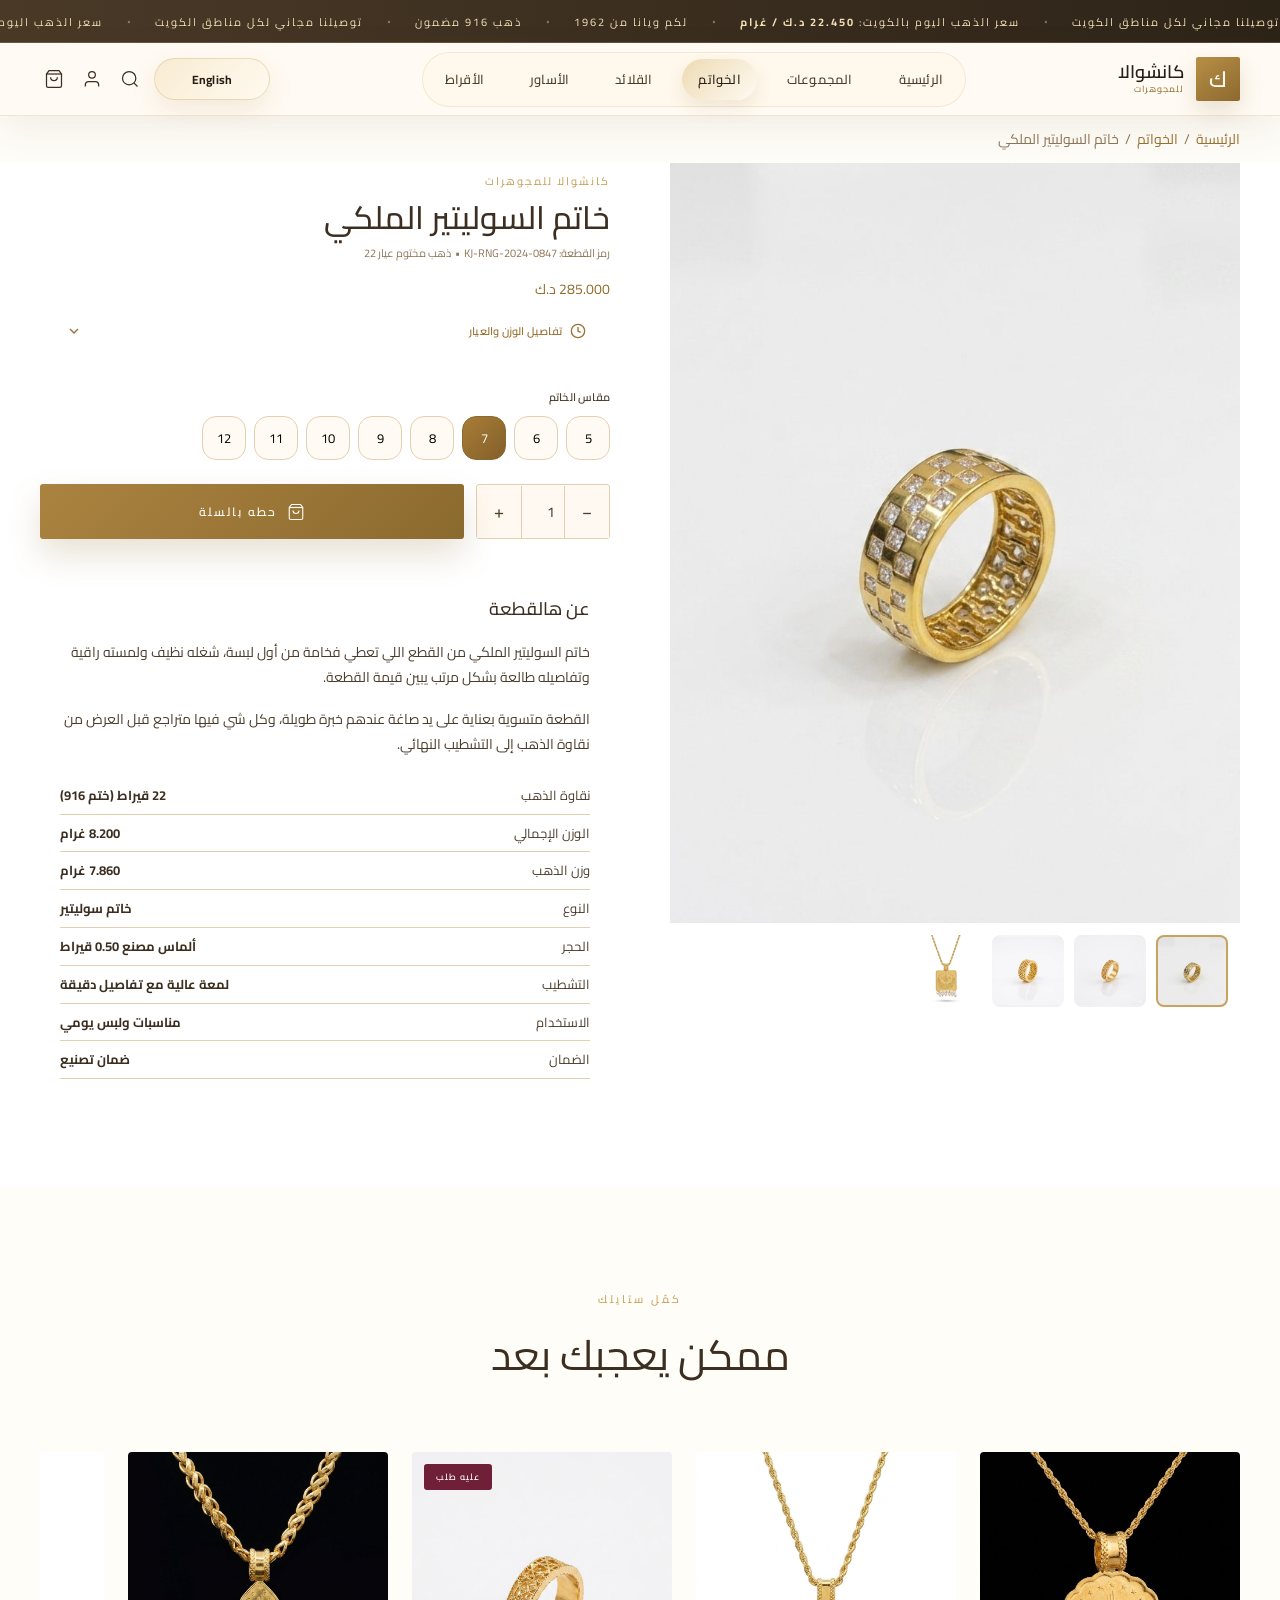
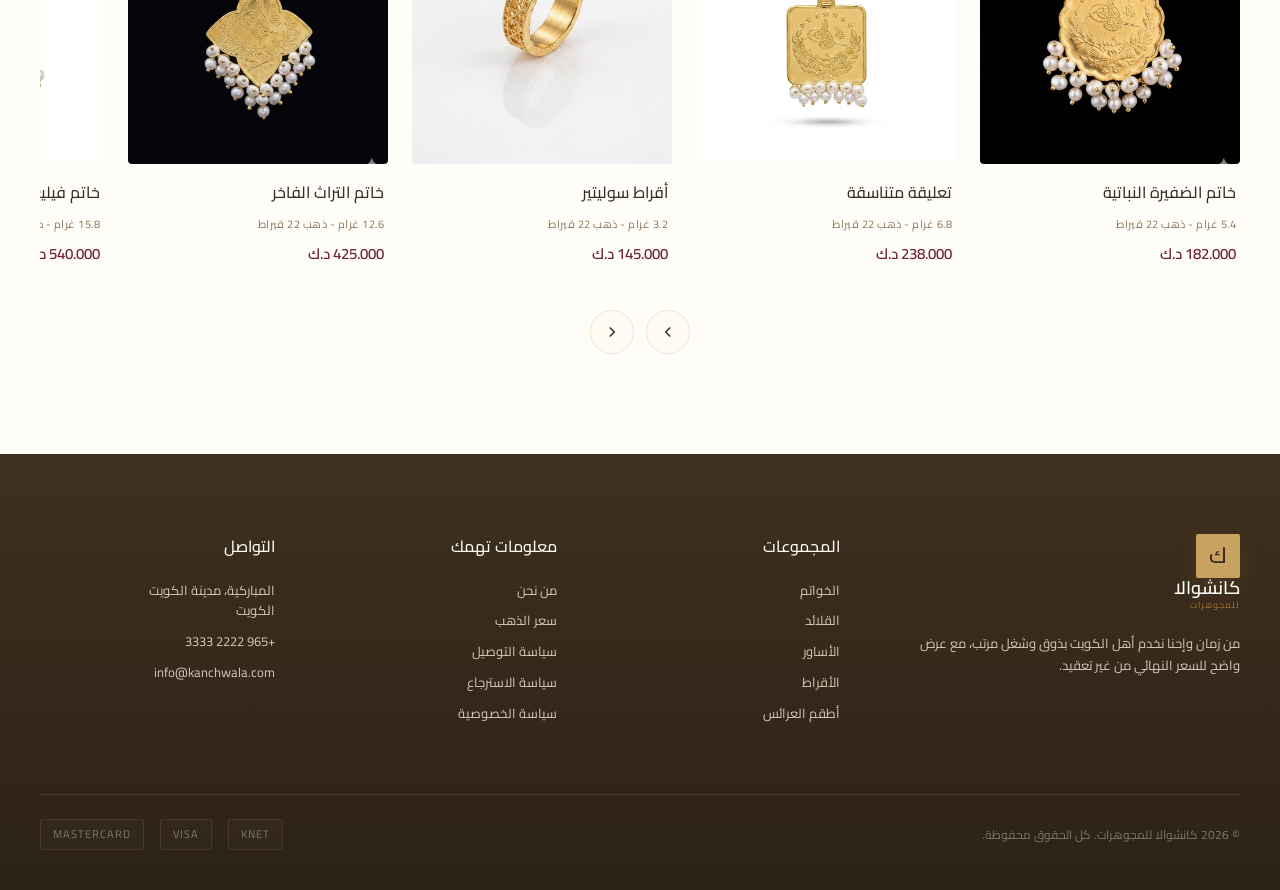
<file: product.html>
<!DOCTYPE html>
<html lang="ar" dir="rtl">
<head>
  <meta charset="UTF-8">
  <meta name="viewport" content="width=device-width, initial-scale=1.0">
  <title data-en-title="Royal Solitaire Ring | Kanchwala Jewellery">خاتم السوليتير الملكي | كانشوالا للمجوهرات</title>
  <link rel="preconnect" href="https://fonts.googleapis.com">
  <link rel="preconnect" href="https://fonts.gstatic.com" crossorigin>
  <link href="https://fonts.googleapis.com/css2?family=Cairo:wght@400;500;600;700;800&family=Noto+Kufi+Arabic:wght@400;500;700&display=swap" rel="stylesheet">
  <link rel="stylesheet" href="styles.css">
</head>
<body>

  <div class="announcement-bar">
    <div class="announcement-bar__track">
      <div class="announcement-bar__slide" data-en="Free delivery across Kuwait">توصيلنا مجاني لكل مناطق الكويت</div>
      <div class="announcement-bar__divider">&bull;</div>
      <div class="announcement-bar__slide" data-en-html="Today&#39;s gold rate in Kuwait: <strong>KWD 22.450 / gram</strong>">سعر الذهب اليوم بالكويت: <strong>22.450 د.ك / غرام</strong></div>
      <div class="announcement-bar__divider">&bull;</div>
      <div class="announcement-bar__slide" data-en="Serving Kuwait since 1962">لكم ويانا من 1962</div>
      <div class="announcement-bar__divider">&bull;</div>
      <div class="announcement-bar__slide" data-en="Certified 916 gold">ذهب 916 مضمون</div>
      <div class="announcement-bar__divider">&bull;</div>
      <div class="announcement-bar__slide" data-en="Free delivery across Kuwait">توصيلنا مجاني لكل مناطق الكويت</div>
      <div class="announcement-bar__divider">&bull;</div>
      <div class="announcement-bar__slide" data-en-html="Today&#39;s gold rate in Kuwait: <strong>KWD 22.450 / gram</strong>">سعر الذهب اليوم بالكويت: <strong>22.450 د.ك / غرام</strong></div>
      <div class="announcement-bar__divider">&bull;</div>
      <div class="announcement-bar__slide" data-en="Serving Kuwait since 1962">لكم ويانا من 1962</div>
      <div class="announcement-bar__divider">&bull;</div>
      <div class="announcement-bar__slide" data-en="Certified 916 gold">ذهب 916 مضمون</div>
    </div>
  </div>

  <header class="header">
    <div class="header__container">
      <button class="header__menu-toggle" data-en-aria="Menu" aria-label="القائمة" onclick="toggleMobileMenu()">
        <span></span><span></span><span></span>
      </button>
      <a href="index.html" class="header__logo">
        <div class="logo-mark">ك</div>
        <div class="logo-text">
          <span class="logo-name">كانشوالا</span>
          <span class="logo-tagline" data-en="Jewellery">للمجوهرات</span>
        </div>
      </a>
      <nav class="header__nav">
        <a href="index.html" data-en="Home">الرئيسية</a>
        <a href="collection.html" data-en="Collections">المجموعات</a>
        <a href="product.html" class="active" data-en="Rings">الخواتم</a>
        <a href="#" data-en="Necklaces">القلائد</a>
        <a href="#" data-en="Bangles">الأساور</a>
        <a href="#" data-en="Earrings">الأقراط</a>
      </nav>
      <div class="header__actions">
        <button class="lang-switch" data-lang-toggle type="button" onclick="toggleLanguage()" aria-label="Switch to English">English</button>
        <button class="header__icon" data-en-aria="Search" aria-label="بحث">
          <svg width="20" height="20" viewBox="0 0 24 24" fill="none" stroke="currentColor" stroke-width="1.5"><circle cx="11" cy="11" r="8"/><path d="m21 21-4.35-4.35"/></svg>
        </button>
        <button class="header__icon" data-en-aria="Account" aria-label="الحساب">
          <svg width="20" height="20" viewBox="0 0 24 24" fill="none" stroke="currentColor" stroke-width="1.5"><path d="M20 21v-2a4 4 0 0 0-4-4H8a4 4 0 0 0-4 4v2"/><circle cx="12" cy="7" r="4"/></svg>
        </button>
        <button class="header__icon header__cart-btn" data-en-aria="Cart" aria-label="السلة" onclick="openCart()">
          <svg width="20" height="20" viewBox="0 0 24 24" fill="none" stroke="currentColor" stroke-width="1.5"><path d="M6 2 3 6v14a2 2 0 0 0 2 2h14a2 2 0 0 0 2-2V6l-3-4Z"/><path d="M3 6h18"/><path d="M16 10a4 4 0 0 1-8 0"/></svg>
          <span class="cart-count" id="cartCount">0</span>
        </button>
      </div>
    </div>
  </header>

  <div class="mobile-menu" id="mobileMenu">
    <div class="mobile-menu__overlay" onclick="toggleMobileMenu()"></div>
    <div class="mobile-menu__panel">
      <button class="mobile-menu__close" data-en-aria="Close" aria-label="إغلاق" onclick="toggleMobileMenu()">&times;</button>
      <a href="index.html" class="mobile-menu__brand">
        <div class="logo-mark">ك</div>
        <div class="logo-text">
          <span class="logo-name" data-en="Kanchwala">كانشوالا</span>
          <span class="logo-tagline" data-en="Jewellery">للمجوهرات</span>
        </div>
      </a>
      <div class="mobile-menu__utility">
        <button class="lang-switch lang-switch--mobile" data-lang-toggle type="button" onclick="toggleLanguage()" aria-label="Switch to English">English</button>
      </div>
      <nav class="mobile-menu__nav">
        <a href="index.html" data-en="Home">الرئيسية</a>
        <a href="collection.html" data-en="Collections">المجموعات</a>
        <a href="product.html" class="active" data-en="Rings">الخواتم</a>
        <a href="#" data-en="Necklaces">القلائد</a>
        <a href="#" data-en="Bangles">الأساور</a>
        <a href="#" data-en="Earrings">الأقراط</a>
      </nav>
    </div>
  </div>

  <div class="breadcrumb-shell">
    <div class="container">
      <div class="breadcrumb">
        <a href="index.html" data-en="Home">الرئيسية</a> &nbsp;/&nbsp;
        <a href="collection.html" data-en="Rings">الخواتم</a> &nbsp;/&nbsp;
        <span data-en="Royal Solitaire Ring">خاتم السوليتير الملكي</span>
      </div>
    </div>
  </div>

  <section class="product-page">
    <div class="container">
      <div class="product-layout">

        <div class="product-gallery">
          <div class="product-gallery__main product-gallery__main--hero" id="mainGallery"></div>
          <div class="product-gallery__thumbs">
            <div class="product-gallery__thumb active product-card__image--gold-1" onclick="changeGalleryBg(this, 0)"></div>
            <div class="product-gallery__thumb product-card__image--gold-4" onclick="changeGalleryBg(this, 1)"></div>
            <div class="product-gallery__thumb product-card__image--gold-7" onclick="changeGalleryBg(this, 2)"></div>
            <div class="product-gallery__thumb product-card__image--gold-3" onclick="changeGalleryBg(this, 3)"></div>
          </div>
        </div>

        <div class="product-info">
          <div class="product-info__brand" data-en="Kanchwala Jewellery">كانشوالا للمجوهرات</div>
          <h1 class="product-info__title" data-en="Royal Solitaire Ring">خاتم السوليتير الملكي</h1>
          <div class="product-info__sku" data-en="Piece code: KJ-RNG-2024-0847 • Hallmarked 22K gold">رمز القطعة: KJ-RNG-2024-0847 &nbsp;&bull;&nbsp; ذهب مختوم عيار 22</div>

          <div class="product-info__price-main">285.000 د.ك</div>

          <div class="pricing-breakdown" id="weightBreakdown">
            <button class="pricing-breakdown__toggle" type="button" onclick="toggleWeightSummary()">
              <div class="pricing-breakdown__toggle-left">
                <svg width="16" height="16" viewBox="0 0 24 24" fill="none" stroke="currentColor" stroke-width="2"><circle cx="12" cy="12" r="10"/><path d="M12 6v6l4 2"/></svg>
                <span data-en="Weight and gold details">تفاصيل الوزن والعيار</span>
              </div>
              <div class="pricing-breakdown__toggle-arrow">
                <svg width="16" height="16" viewBox="0 0 24 24" fill="none" stroke="currentColor" stroke-width="2"><polyline points="6 9 12 15 18 9"/></svg>
              </div>
            </button>
            <div class="pricing-breakdown__body">
              <div class="pricing-breakdown__inner">
                <div class="pricing-breakdown__row">
                  <div class="pricing-breakdown__label" data-en="Total weight">الوزن الإجمالي</div>
                  <div class="pricing-breakdown__value" data-en="8.200 grams">8.200 غرام</div>
                </div>
                <div class="pricing-breakdown__row">
                  <div class="pricing-breakdown__label" data-en="Gold weight">وزن الذهب</div>
                  <div class="pricing-breakdown__value" data-en="7.860 grams">7.860 غرام</div>
                </div>
                <div class="pricing-breakdown__row">
                  <div class="pricing-breakdown__label" data-en="Purity">العيار</div>
                  <div class="pricing-breakdown__value" data-en="22K gold">ذهب 22 قيراط</div>
                </div>
              </div>
            </div>
          </div>

          <div class="product-options">
            <div class="product-option">
              <div class="product-option__label" data-en="Ring size">مقاس الخاتم</div>
              <div class="size-selector">
                <button class="size-btn" onclick="selectSize(this)">5</button>
                <button class="size-btn" onclick="selectSize(this)">6</button>
                <button class="size-btn active" onclick="selectSize(this)">7</button>
                <button class="size-btn" onclick="selectSize(this)">8</button>
                <button class="size-btn" onclick="selectSize(this)">9</button>
                <button class="size-btn" onclick="selectSize(this)">10</button>
                <button class="size-btn" onclick="selectSize(this)">11</button>
                <button class="size-btn" onclick="selectSize(this)">12</button>
              </div>
            </div>
          </div>

          <div class="product-actions">
            <div class="quantity-selector">
              <button onclick="changeQty(-1)" data-en-aria="Decrease quantity" aria-label="تقليل الكمية">−</button>
              <input type="number" id="productQty" value="1" min="1" max="5" readonly aria-label="Quantity" data-en-aria="Quantity">
              <button onclick="changeQty(1)" data-en-aria="Increase quantity" aria-label="زيادة الكمية">+</button>
            </div>
            <button class="btn--add-to-cart" onclick="addProductToCart()">
              <svg width="18" height="18" viewBox="0 0 24 24" fill="none" stroke="currentColor" stroke-width="1.5"><path d="M6 2 3 6v14a2 2 0 0 0 2 2h14a2 2 0 0 0 2-2V6l-3-4Z"/><path d="M3 6h18"/><path d="M16 10a4 4 0 0 1-8 0"/></svg>
              <span data-en="Add to cart">حطه بالسلة</span>
            </button>
          </div>

          <div class="product-description">
            <h3 class="product-description__title" data-en="About this piece">عن هالقطعة</h3>
            <p data-en="The Royal Solitaire Ring brings a polished statement from the first wear, with a balanced profile and a refined finish that keeps it elegant without feeling overdone.">خاتم السوليتير الملكي من القطع اللي تعطي فخامة من أول لبسة، شغله نظيف ولمسته راقية وتفاصيله طالعة بشكل مرتب يبين قيمة القطعة.</p>
            <p data-en="It is finished by experienced goldsmiths and checked before display, from gold purity through to the final polish.">القطعة متسوية بعناية على يد صاغة عندهم خبرة طويلة، وكل شي فيها متراجع قبل العرض من نقاوة الذهب إلى التشطيب النهائي.</p>
            <ul class="product-features">
              <li><span data-en="Gold purity">نقاوة الذهب</span> <strong data-en="22K (916 hallmark)">22 قيراط (ختم 916)</strong></li>
              <li><span data-en="Total weight">الوزن الإجمالي</span> <strong data-en="8.200 grams">8.200 غرام</strong></li>
              <li><span data-en="Gold weight">وزن الذهب</span> <strong data-en="7.860 grams">7.860 غرام</strong></li>
              <li><span data-en="Type">النوع</span> <strong data-en="Solitaire ring">خاتم سوليتير</strong></li>
              <li><span data-en="Stone">الحجر</span> <strong data-en="0.50 ct lab-grown diamond">ألماس مصنع 0.50 قيراط</strong></li>
              <li><span data-en="Finish">التشطيب</span> <strong data-en="High polish with fine detail">لمعة عالية مع تفاصيل دقيقة</strong></li>
              <li><span data-en="Wear">الاستخدام</span> <strong data-en="Events and everyday wear">مناسبات ولبس يومي</strong></li>
              <li><span data-en="Warranty">الضمان</span> <strong data-en="Craftsmanship warranty">ضمان تصنيع</strong></li>
            </ul>
          </div>
        </div>
      </div>
    </div>
  </section>

  <section class="section carousel-section section--soft">
    <div class="container">
      <div class="section__header">
        <span class="section__label" data-en="Style it with">كمّل ستايلك</span>
        <h2 class="section__title" data-en="You may also like">ممكن يعجبك بعد</h2>
      </div>
      <div class="carousel-wrapper">
        <div class="carousel-track" id="carouselTrack">
          <a href="product.html" class="product-card product-card--soft">
            <div class="product-card__image product-card__image--gold-2"></div>
            <div class="product-card__info">
              <h3 data-en="Botanical Twist Ring">خاتم الضفيرة النباتية</h3>
              <div class="product-card__meta"><span class="product-card__weight" data-en="5.4 grams • 22K gold">5.4 غرام - ذهب 22 قيراط</span></div>
              <div class="product-card__price">182.000 د.ك</div>
            </div>
          </a>
          <a href="product.html" class="product-card product-card--soft">
            <div class="product-card__image product-card__image--gold-3"></div>
            <div class="product-card__info">
              <h3 data-en="Balanced Pendant">تعليقة متناسقة</h3>
              <div class="product-card__meta"><span class="product-card__weight" data-en="6.8 grams • 22K gold">6.8 غرام - ذهب 22 قيراط</span></div>
              <div class="product-card__price">238.000 د.ك</div>
            </div>
          </a>
          <a href="product.html" class="product-card product-card--soft">
            <div class="product-card__image product-card__image--gold-4">
              <div class="product-card__badge" data-en="Popular">عليه طلب</div>
            </div>
            <div class="product-card__info">
              <h3 data-en="Solitaire Earrings">أقراط سوليتير</h3>
              <div class="product-card__meta"><span class="product-card__weight" data-en="3.2 grams • 22K gold">3.2 غرام - ذهب 22 قيراط</span></div>
              <div class="product-card__price">145.000 د.ك</div>
            </div>
          </a>
          <a href="product.html" class="product-card product-card--soft">
            <div class="product-card__image product-card__image--gold-5"></div>
            <div class="product-card__info">
              <h3 data-en="Heritage Luxe Ring">خاتم التراث الفاخر</h3>
              <div class="product-card__meta"><span class="product-card__weight" data-en="12.6 grams • 22K gold">12.6 غرام - ذهب 22 قيراط</span></div>
              <div class="product-card__price">425.000 د.ك</div>
            </div>
          </a>
          <a href="product.html" class="product-card product-card--soft">
            <div class="product-card__image product-card__image--gold-6"></div>
            <div class="product-card__info">
              <h3 data-en="Filigree Statement Ring">خاتم فيليغري بارز</h3>
              <div class="product-card__meta"><span class="product-card__weight" data-en="15.8 grams • 22K gold">15.8 غرام - ذهب 22 قيراط</span></div>
              <div class="product-card__price">540.000 د.ك</div>
            </div>
          </a>
          <a href="product.html" class="product-card product-card--soft">
            <div class="product-card__image product-card__image--gold-7">
              <div class="product-card__badge" data-en="Just in">توّه واصل</div>
            </div>
            <div class="product-card__info">
              <h3 data-en="Polki Diamond Ring">خاتم ألماس بولكي</h3>
              <div class="product-card__meta"><span class="product-card__weight" data-en="9.5 grams • 22K gold">9.5 غرام - ذهب 22 قيراط</span></div>
              <div class="product-card__price">380.000 د.ك</div>
            </div>
          </a>
          <a href="product.html" class="product-card product-card--soft">
            <div class="product-card__image product-card__image--gold-8"></div>
            <div class="product-card__info">
              <h3 data-en="Classic Ring">خاتم كلاسيكي</h3>
              <div class="product-card__meta"><span class="product-card__weight" data-en="4.0 grams • 18K gold">4.0 غرام - ذهب 18 قيراط</span></div>
              <div class="product-card__price">128.000 د.ك</div>
            </div>
          </a>
          <a href="product.html" class="product-card product-card--soft">
            <div class="product-card__image product-card__image--gold-1"></div>
            <div class="product-card__info">
              <h3 data-en="Temple Bridal Ring">خاتم العروس المعبد</h3>
              <div class="product-card__meta"><span class="product-card__weight" data-en="18.2 grams • 22K gold">18.2 غرام - ذهب 22 قيراط</span></div>
              <div class="product-card__price">645.000 د.ك</div>
            </div>
          </a>
        </div>
        <div class="carousel-controls">
          <button class="carousel-btn" onclick="scrollCarousel(-1)" data-en-aria="Previous" aria-label="السابق">
            <svg width="18" height="18" viewBox="0 0 24 24" fill="none" stroke="currentColor" stroke-width="2"><polyline points="15 18 9 12 15 6"/></svg>
          </button>
          <button class="carousel-btn" onclick="scrollCarousel(1)" data-en-aria="Next" aria-label="التالي">
            <svg width="18" height="18" viewBox="0 0 24 24" fill="none" stroke="currentColor" stroke-width="2"><polyline points="9 18 15 12 9 6"/></svg>
          </button>
        </div>
      </div>
    </div>
  </section>

  <footer class="footer footer--soft">
    <div class="container">
      <div class="footer__grid">
        <div class="footer__brand">
          <div class="footer__logo">
            <div class="logo-mark">ك</div>
            <div class="logo-text">
              <span class="logo-name">كانشوالا</span>
              <span class="logo-tagline" data-en="Jewellery">للمجوهرات</span>
            </div>
          </div>
          <p data-en="Serving Kuwait with polished craftsmanship and direct, clear pricing from the start.">من زمان وإحنا نخدم أهل الكويت بذوق وشغل مرتب، مع عرض واضح للسعر النهائي من غير تعقيد.</p>
        </div>
        <div class="footer__links">
          <h4 data-en="Collections">المجموعات</h4>
          <a href="collection.html" data-en="Rings">الخواتم</a>
          <a href="#" data-en="Necklaces">القلائد</a>
          <a href="#" data-en="Bangles">الأساور</a>
          <a href="#" data-en="Earrings">الأقراط</a>
          <a href="#" data-en="Bridal Sets">أطقم العرائس</a>
        </div>
        <div class="footer__links">
          <h4 data-en="Helpful info">معلومات تهمك</h4>
          <a href="#" data-en="About us">من نحن</a>
          <a href="#" data-en="Gold rate">سعر الذهب</a>
          <a href="#" data-en="Delivery policy">سياسة التوصيل</a>
          <a href="#" data-en="Returns policy">سياسة الاسترجاع</a>
          <a href="#" data-en="Privacy policy">سياسة الخصوصية</a>
        </div>
        <div class="footer__links">
          <h4 data-en="Contact">التواصل</h4>
          <p data-en-html="Souq Al-Mubarakiya, Kuwait City<br>Kuwait">المباركية، مدينة الكويت<br>الكويت</p>
          <p>+965 2222 3333</p>
          <p>info@kanchwala.com</p>
        </div>
      </div>
      <div class="footer__bottom">
        <p data-en="© 2026 Kanchwala Jewellery. All rights reserved.">© 2026 كانشوالا للمجوهرات. كل الحقوق محفوظة.</p>
        <div class="footer__payments">
          <span>KNET</span>
          <span>Visa</span>
          <span>Mastercard</span>
        </div>
      </div>
    </div>
  </footer>

  <div class="cart-drawer" id="cartDrawer">
    <div class="cart-drawer__overlay" onclick="closeCart()"></div>
    <div class="cart-drawer__panel">
      <div class="cart-drawer__header">
        <h3 data-en="Your cart">السلة</h3>
        <button onclick="closeCart()" class="cart-drawer__close" data-en-aria="Close cart" aria-label="إغلاق">&times;</button>
      </div>
      <div class="cart-drawer__items" id="cartItems"></div>
      <div class="cart-drawer__footer" id="cartFooter" style="display:none;">
        <div class="civil-id-section" id="civilIdSection">
          <button class="civil-id-section__toggle" onclick="toggleCivilId()">
            <div class="civil-id-section__toggle-left">
              <svg width="16" height="16" viewBox="0 0 24 24" fill="none" stroke="currentColor" stroke-width="2"><path d="M12 22s8-4 8-10V5l-8-3-8 3v7c0 6 8 10 8 10z"/></svg>
              <span data-en="Civil ID is required to complete the order">البطاقة المدنية مطلوبة عشان نكمّل الطلب</span>
            </div>
            <div class="civil-id-section__toggle-arrow">
              <svg width="16" height="16" viewBox="0 0 24 24" fill="none" stroke="currentColor" stroke-width="2"><polyline points="6 9 12 15 18 9"/></svg>
            </div>
          </button>
          <div class="civil-id-section__body">
            <div class="civil-id-section__inner">
              <p class="civil-id-section__note" data-en="Kuwaiti regulations require a valid Civil ID for gold purchases.">حسب القانون بالكويت لازم تكون عندك بطاقة مدنية سارية عشان شراء الذهب.</p>
              <div class="civil-id-form">
                <div class="form-group">
                  <label for="civilIdName" data-en="Full name as shown on Civil ID *">الاسم الكامل كما هو في البطاقة *</label>
                  <input type="text" id="civilIdName" placeholder="اكتب الاسم الكامل" data-en-placeholder="Enter full name" required>
                </div>
                <div class="form-group">
                  <label for="civilIdNumber" data-en="Civil ID number *">رقم البطاقة المدنية *</label>
                  <input type="text" id="civilIdNumber" placeholder="مثال: 281234567890" data-en-placeholder="Example: 281234567890" maxlength="12" required>
                </div>
                <div class="form-group">
                  <label for="civilIdPhone" data-en="Phone number *">رقم الهاتف *</label>
                  <input type="tel" id="civilIdPhone" placeholder="+965 XXXX XXXX" data-en-placeholder="+965 XXXX XXXX" required>
                </div>
                <div class="form-group">
                  <label data-en="Front and back Civil ID images *">صورة البطاقة المدنية من الأمام والخلف *</label>
                  <div class="civil-id-upload" id="civilIdUpload">
                    <input type="file" id="civilIdFile" accept="image/*" multiple onchange="handleCivilIdUpload(this)">
                    <div class="civil-id-upload__placeholder" id="civilIdPlaceholder">
                      <svg width="28" height="28" viewBox="0 0 24 24" fill="none" stroke="currentColor" stroke-width="1.5"><rect x="3" y="3" width="18" height="18" rx="2"/><circle cx="8.5" cy="8.5" r="1.5"/><path d="m21 15-5-5L5 21"/></svg>
                      <span data-en="Tap to upload Civil ID images">اضغط وحط صور البطاقة المدنية</span>
                      <small data-en="Both images are required - JPG or PNG">الصورتان مطلوبة - JPG أو PNG</small>
                    </div>
                    <div class="civil-id-upload__preview" id="civilIdPreview" style="display:none;"></div>
                  </div>
                </div>
                <div class="form-group form-group--checkbox">
                  <label class="checkbox-label">
                    <input type="checkbox" id="civilIdConsent">
                    <span class="checkbox-custom"></span>
                    <span class="checkbox-text" data-en-html="I agree that my Civil ID details may be shared with Kanchwala for order verification as required by Kuwaiti law, and handled according to the <a href='#' style='color:var(--color-gold-dark);text-decoration:underline;'>privacy policy</a>.">أوافق إن بيانات البطاقة المدنية تنرسل لكانشوالا عشان التحقق من الطلب حسب متطلبات القانون الكويتي، وبيتم التعامل معاها حسب <a href="#" style="color:var(--color-gold-dark);text-decoration:underline;">سياسة الخصوصية</a>.</span>
                  </label>
                </div>
              </div>
            </div>
          </div>
        </div>
        <div class="cart-drawer__totals">
          <div class="cart-drawer__total-row">
            <span data-en="Subtotal">المجموع الفرعي</span>
            <span id="cartSubtotal">0.000 د.ك</span>
          </div>
          <div class="cart-drawer__total-row cart-drawer__total-row--grand">
            <span data-en="Total">الإجمالي</span>
            <span id="cartTotal">0.000 د.ك</span>
          </div>
        </div>
        <button class="btn btn--primary btn--full" id="checkoutBtn" onclick="handleCheckout()" data-en="Complete order">كمّل الطلب</button>
        <p class="cart-drawer__secure">
          <svg width="12" height="12" viewBox="0 0 24 24" fill="none" stroke="currentColor" stroke-width="2"><rect x="3" y="11" width="18" height="11" rx="2" ry="2"/><path d="M7 11V7a5 5 0 0 1 10 0v4"/></svg>
          <span data-en="Secure checkout - encrypted connection">دفع آمن - اتصال مشفّر</span>
        </p>
      </div>
      <div class="cart-drawer__empty" id="cartEmpty">
        <svg width="48" height="48" viewBox="0 0 24 24" fill="none" stroke="#C9A96E" stroke-width="1"><path d="M6 2 3 6v14a2 2 0 0 0 2 2h14a2 2 0 0 0 2-2V6l-3-4Z"/><path d="M3 6h18"/><path d="M16 10a4 4 0 0 1-8 0"/></svg>
        <p data-en="Your bag is still empty">السلة للحين فاضية</p>
        <a href="collection.html" class="btn btn--outline btn--sm" data-en="Browse collections">شوف المجموعات</a>
      </div>
    </div>
  </div>

  <script src="cart.js"></script>
  <script>
    function selectSize(btn) {
      document.querySelectorAll('.size-btn').forEach(b => b.classList.remove('active'));
      btn.classList.add('active');
    }

    function changeQty(delta) {
      const input = document.getElementById('productQty');
      let val = parseInt(input.value, 10) + delta;
      if (val < 1) val = 1;
      if (val > 5) val = 5;
      input.value = val;
    }

    function addProductToCart() {
      const qty = parseInt(document.getElementById('productQty').value, 10);
      const product = {
        id: 'kj-rng-0847',
        names: {
          ar: 'خاتم السوليتير الملكي',
          en: 'Royal Solitaire Ring'
        },
        weight: {
          ar: '8.200 غرام',
          en: '8.200 grams'
        },
        goldWeight: {
          ar: '7.860 غرام',
          en: '7.860 grams'
        },
        karatLabels: {
          ar: 'ذهب 22 قيراط',
          en: '22K gold'
        },
        price: 285.00,
        size: document.querySelector('.size-btn.active')?.textContent || '7',
        qty,
        colorClass: 'product-card__image--gold-1'
      };
      addToCart(product);
    }

    function toggleWeightSummary() {
      document.getElementById('weightBreakdown').classList.toggle('open');
    }

    const galleryBgs = [
      'product-card__image--gold-1',
      'product-card__image--gold-4',
      'product-card__image--gold-7',
      'product-card__image--gold-3'
    ];

    function changeGalleryBg(thumb, idx) {
      const main = document.getElementById('mainGallery');
      galleryBgs.forEach(c => main.classList.remove(c));
      main.classList.add(galleryBgs[idx]);
      document.querySelectorAll('.product-gallery__thumb').forEach(t => t.classList.remove('active'));
      thumb.classList.add('active');
    }

    function scrollCarousel(dir) {
      const track = document.getElementById('carouselTrack');
      const cardWidth = track.querySelector('.product-card')?.offsetWidth || 280;
      track.scrollBy({ left: dir * (cardWidth + 24) * 2, behavior: 'smooth' });
    }
  </script>
</body>
</html>
</file>
<file: styles.css>
/* ========================================
   KANCHWALA JEWELLERS — Luxury Theme
   Inspired by Shopify Strass Theme
   ======================================== */

:root {
  --color-burgundy: #5C0A2E;
  --color-burgundy-light: #8B1A3A;
  --color-gold: #C9A96E;
  --color-gold-light: #D4B87C;
  --color-gold-dark: #A88B4A;
  --color-ivory: #FAF6F0;
  --color-cream: #F5EDE0;
  --color-charcoal: #1A1A1A;
  --color-dark: #111111;
  --color-text: #333333;
  --color-text-light: #777777;
  --color-border: #E8E0D4;
  --color-white: #FFFFFF;

  --font-heading: 'Cairo', 'Noto Kufi Arabic', sans-serif;
  --font-accent: 'Noto Kufi Arabic', 'Cairo', sans-serif;
  --font-body: 'Cairo', -apple-system, sans-serif;

  --header-height: 72px;
  --container-width: 1280px;
  --section-spacing: 100px;

  --ease-luxury: cubic-bezier(0.25, 0.1, 0.25, 1);
}

*, *::before, *::after {
  margin: 0;
  padding: 0;
  box-sizing: border-box;
}

html {
  scroll-behavior: smooth;
  -webkit-font-smoothing: antialiased;
  direction: rtl;
}

body {
  font-family: var(--font-body);
  font-size: 14px;
  color: var(--color-text);
  background: var(--color-white);
  line-height: 1.6;
  overflow-x: hidden;
  text-align: right;
}

a {
  color: inherit;
  text-decoration: none;
}

img {
  max-width: 100%;
  display: block;
}

.container {
  max-width: var(--container-width);
  margin: 0 auto;
  padding: 0 40px;
}

/* ========================================
   SCROLLING ANNOUNCEMENT BAR
   ======================================== */
.announcement-bar {
  background: var(--color-charcoal);
  color: var(--color-gold);
  overflow: hidden;
  white-space: nowrap;
  padding: 10px 0;
}

.announcement-bar__track {
  display: inline-flex;
  align-items: center;
  gap: 24px;
  animation: marquee 30s linear infinite;
  will-change: transform;
}

.announcement-bar__slide {
  font-size: 11px;
  letter-spacing: 2px;
  text-transform: uppercase;
  font-weight: 400;
  flex-shrink: 0;
}

.announcement-bar__divider {
  font-size: 8px;
  opacity: 0.4;
  flex-shrink: 0;
}

@keyframes marquee {
  0% { transform: translateX(0); }
  100% { transform: translateX(-50%); }
}

.announcement-bar:hover .announcement-bar__track {
  animation-play-state: paused;
}

/* ========================================
   HEADER
   ======================================== */
.header {
  position: sticky;
  top: 0;
  z-index: 100;
  background: var(--color-white);
  border-bottom: 1px solid var(--color-border);
  transition: box-shadow 0.3s var(--ease-luxury);
}

.header.scrolled {
  box-shadow: 0 2px 20px rgba(0,0,0,0.06);
}

.header__container {
  max-width: var(--container-width);
  margin: 0 auto;
  padding: 0 40px;
  display: flex;
  align-items: center;
  justify-content: space-between;
  height: var(--header-height);
}

.header__menu-toggle {
  display: none;
  background: none;
  border: none;
  cursor: pointer;
  padding: 8px;
  flex-direction: column;
  gap: 5px;
}

.header__menu-toggle span {
  display: block;
  width: 20px;
  height: 1.5px;
  background: var(--color-charcoal);
  transition: 0.3s;
}

.header__logo {
  display: flex;
  align-items: center;
  gap: 12px;
}

.logo-mark {
  width: 44px;
  height: 44px;
  background: var(--color-burgundy);
  color: var(--color-gold);
  display: flex;
  align-items: center;
  justify-content: center;
  font-family: var(--font-heading);
  font-size: 22px;
  font-weight: 600;
  border-radius: 2px;
}

.logo-text {
  display: flex;
  flex-direction: column;
}

.logo-name {
  font-family: var(--font-heading);
  font-size: 18px;
  font-weight: 600;
  letter-spacing: 0;
  color: var(--color-charcoal);
  line-height: 1.1;
}

.logo-tagline {
  font-family: var(--font-body);
  font-size: 9px;
  letter-spacing: 1px;
  color: var(--color-gold-dark);
  font-weight: 500;
}

.header__nav {
  display: flex;
  gap: 32px;
}

.header__nav a {
  font-size: 12px;
  letter-spacing: 1.5px;
  text-transform: uppercase;
  font-weight: 500;
  color: var(--color-text);
  position: relative;
  padding: 4px 0;
  transition: color 0.3s;
}

.header__nav a::after {
  content: '';
  position: absolute;
  bottom: -2px;
  left: 0;
  width: 0;
  height: 1px;
  background: var(--color-gold);
  transition: width 0.4s var(--ease-luxury);
}

.header__nav a:hover,
.header__nav a.active {
  color: var(--color-burgundy);
}

.header__nav a:hover::after,
.header__nav a.active::after {
  width: 100%;
}

.header__actions {
  display: flex;
  align-items: center;
  gap: 16px;
}

.header__icon {
  background: none;
  border: none;
  cursor: pointer;
  color: var(--color-charcoal);
  padding: 6px;
  position: relative;
  transition: color 0.3s;
}

.header__icon:hover {
  color: var(--color-burgundy);
}

.cart-count {
  position: absolute;
  top: -2px;
  right: -4px;
  background: var(--color-burgundy);
  color: var(--color-white);
  font-size: 9px;
  font-weight: 600;
  width: 18px;
  height: 18px;
  border-radius: 50%;
  display: flex;
  align-items: center;
  justify-content: center;
}

/* ========================================
   MOBILE MENU
   ======================================== */
.mobile-menu {
  position: fixed;
  top: 0;
  left: 0;
  width: 100%;
  height: 100%;
  z-index: 200;
  visibility: hidden;
}

.mobile-menu.active {
  visibility: visible;
}

.mobile-menu__overlay {
  position: absolute;
  inset: 0;
  background: rgba(0,0,0,0.5);
  opacity: 0;
  transition: opacity 0.4s;
}

.mobile-menu.active .mobile-menu__overlay {
  opacity: 1;
}

.mobile-menu__panel {
  position: absolute;
  right: 0;
  top: 0;
  width: 320px;
  height: 100%;
  background: var(--color-white);
  transform: translateX(100%);
  transition: transform 0.4s var(--ease-luxury);
  padding: 32px;
}

.mobile-menu.active .mobile-menu__panel {
  transform: translateX(0);
}

.mobile-menu__close {
  position: absolute;
  top: 20px;
  left: 20px;
  background: none;
  border: none;
  font-size: 28px;
  cursor: pointer;
  color: var(--color-text);
}

.mobile-menu__nav {
  display: flex;
  flex-direction: column;
  gap: 24px;
  margin-top: 60px;
}

.mobile-menu__nav a {
  font-family: var(--font-heading);
  font-size: 22px;
  color: var(--color-charcoal);
  transition: color 0.3s;
}

.mobile-menu__nav a:hover {
  color: var(--color-burgundy);
}

/* ========================================
   BUTTONS
   ======================================== */
.btn {
  display: inline-flex;
  align-items: center;
  justify-content: center;
  padding: 16px 40px;
  font-family: var(--font-body);
  font-size: 11px;
  font-weight: 600;
  letter-spacing: 2px;
  text-transform: uppercase;
  border: none;
  cursor: pointer;
  transition: all 0.4s var(--ease-luxury);
  text-decoration: none;
}

.btn--primary {
  background: var(--color-burgundy);
  color: var(--color-white);
}

.btn--primary:hover {
  background: var(--color-charcoal);
}

.btn--outline {
  background: transparent;
  color: var(--color-charcoal);
  border: 1px solid var(--color-charcoal);
}

.btn--outline:hover {
  background: var(--color-charcoal);
  color: var(--color-white);
}

.btn--sm {
  padding: 12px 28px;
  font-size: 10px;
}

.btn--full {
  width: 100%;
}

/* ========================================
   HERO SECTION
   ======================================== */
.hero {
  position: relative;
  height: 90vh;
  min-height: 600px;
  display: flex;
  align-items: center;
  justify-content: center;
  overflow: hidden;
}

.hero__bg {
  position: absolute;
  inset: 0;
  background: linear-gradient(135deg, #1A1A1A 0%, #5C0A2E 40%, #3A1A2E 70%, #1A1A1A 100%);
}

.hero__gradient {
  position: absolute;
  inset: 0;
  background: url('images/pendant-4-white.jpeg') center/cover;
  opacity: 0.3;
}

.hero__content {
  position: relative;
  z-index: 2;
  text-align: center;
  padding: 0 20px;
}

.hero__label {
  display: inline-block;
  font-size: 11px;
  letter-spacing: 4px;
  text-transform: uppercase;
  color: var(--color-gold);
  margin-bottom: 24px;
  font-weight: 500;
}

.hero__title {
  font-family: var(--font-heading);
  font-size: clamp(40px, 6vw, 72px);
  font-weight: 400;
  color: var(--color-white);
  line-height: 1.15;
  margin-bottom: 20px;
}

.hero__subtitle {
  font-family: var(--font-accent);
  font-size: clamp(16px, 2vw, 20px);
  color: rgba(255,255,255,0.7);
  font-weight: 300;
  max-width: 560px;
  margin: 0 auto 40px;
  line-height: 1.6;
}

.hero__actions {
  display: flex;
  gap: 16px;
  justify-content: center;
  flex-wrap: wrap;
}

.hero__actions .btn--outline {
  color: var(--color-white);
  border-color: rgba(255,255,255,0.4);
}

.hero__actions .btn--outline:hover {
  background: var(--color-white);
  color: var(--color-charcoal);
  border-color: var(--color-white);
}

.hero__scroll-indicator {
  position: absolute;
  bottom: 40px;
  left: 50%;
  transform: translateX(-50%);
  display: flex;
  flex-direction: column;
  align-items: center;
  gap: 8px;
  z-index: 2;
}

.hero__scroll-indicator span {
  font-size: 10px;
  letter-spacing: 2px;
  text-transform: uppercase;
  color: rgba(255,255,255,0.5);
}

.hero__scroll-line {
  width: 1px;
  height: 40px;
  background: linear-gradient(to bottom, var(--color-gold), transparent);
  animation: scrollPulse 2s ease-in-out infinite;
}

@keyframes scrollPulse {
  0%, 100% { opacity: 0.3; }
  50% { opacity: 1; }
}

/* ========================================
   TRUST BAR
   ======================================== */
.trust-bar {
  background: var(--color-ivory);
  padding: 32px 0;
  border-bottom: 1px solid var(--color-border);
}

.trust-bar__grid {
  display: grid;
  grid-template-columns: repeat(4, 1fr);
  gap: 24px;
}

.trust-item {
  display: flex;
  align-items: center;
  gap: 14px;
}

.trust-item__icon {
  color: var(--color-gold);
  flex-shrink: 0;
}

.trust-item strong {
  display: block;
  font-size: 13px;
  font-weight: 600;
  color: var(--color-charcoal);
}

.trust-item span {
  font-size: 11px;
  color: var(--color-text-light);
}

/* ========================================
   SECTIONS
   ======================================== */
.section {
  padding: var(--section-spacing) 0;
}

.section__header {
  text-align: center;
  margin-bottom: 60px;
}

.section__label {
  display: inline-block;
  font-size: 11px;
  letter-spacing: 3px;
  text-transform: uppercase;
  color: var(--color-gold);
  font-weight: 500;
  margin-bottom: 12px;
}

.section__title {
  font-family: var(--font-heading);
  font-size: clamp(28px, 4vw, 42px);
  font-weight: 400;
  color: var(--color-charcoal);
  margin-bottom: 12px;
}

.section__desc {
  font-family: var(--font-accent);
  font-size: 18px;
  color: var(--color-text-light);
  font-weight: 300;
}

/* ========================================
   COLLECTIONS GRID
   ======================================== */
.collections-grid {
  display: grid;
  grid-template-columns: repeat(4, 1fr);
  grid-template-rows: auto auto;
  gap: 16px;
}

.collection-card {
  position: relative;
  overflow: hidden;
  border-radius: 4px;
}

.collection-card--large {
  grid-column: 1 / 3;
  grid-row: 1 / 3;
}

.collection-card__image {
  position: relative;
  width: 100%;
  height: 100%;
  min-height: 280px;
  overflow: hidden;
}

.collection-card--large .collection-card__image {
  min-height: 580px;
}

/* Collection Background Gradients */
.collection-bg--bridal {
  background: url('images/pendant-1-black.jpeg') center/cover !important;
}
.collection-bg--rings {
  background: url('images/ring-1.jpeg') center/cover !important;
}
.collection-bg--necklaces {
  background: url('images/pendant-3-white.jpeg') center/cover !important;
}
.collection-bg--bangles {
  background: url('images/bangle-1.jpeg') center/cover !important;
}
.collection-bg--earrings {
  background: url('images/pendant-6-white.jpeg') center/cover !important;
}

.collection-card__overlay {
  position: absolute;
  inset: 0;
  background: linear-gradient(to top, rgba(0,0,0,0.75) 0%, rgba(0,0,0,0.1) 60%);
  z-index: 1;
}

.collection-card__content {
  position: absolute;
  bottom: 0;
  left: 0;
  right: 0;
  padding: 28px;
  color: var(--color-white);
  z-index: 2;
  text-align: right;
}

.collection-card__count {
  font-size: 10px;
  letter-spacing: 2px;
  text-transform: uppercase;
  opacity: 0.7;
  margin-bottom: 8px;
  display: block;
}

.collection-card__content h3 {
  font-family: var(--font-heading);
  font-size: 22px;
  font-weight: 500;
  margin-bottom: 4px;
}

.collection-card--large .collection-card__content h3 {
  font-size: 32px;
}

.collection-card__content p {
  font-size: 13px;
  opacity: 0.8;
  margin-bottom: 12px;
}

.collection-card__link {
  font-size: 11px;
  letter-spacing: 2px;
  text-transform: uppercase;
  color: var(--color-gold);
  transition: letter-spacing 0.3s;
}

.collection-card:hover .collection-card__link {
  letter-spacing: 4px;
}

/* ========================================
   PRODUCT CARD PLACEHOLDER IMAGES
   ======================================== */
.product-card__image--gold-1 {
  background: url('images/ring-1.jpeg') center/cover !important;
}
.product-card__image--gold-2 {
  background: url('images/pendant-1-black.jpeg') center/cover !important;
}
.product-card__image--gold-3 {
  background: url('images/pendant-3-white.jpeg') center/cover !important;
}
.product-card__image--gold-4 {
  background: url('images/ring-2.jpeg') center/cover !important;
}
.product-card__image--gold-5 {
  background: url('images/pendant-5-black.jpeg') center/cover !important;
}
.product-card__image--gold-6 {
  background: url('images/pendant-6-white.jpeg') center/cover !important;
}
.product-card__image--gold-7 {
  background: url('images/ring-3.jpeg') center/cover !important;
}
.product-card__image--gold-8 {
  background: url('images/pendant-2-black.jpeg') center/cover !important;
}

/* ========================================
   PRODUCTS GRID
   ======================================== */
.products-grid {
  display: grid;
  grid-template-columns: repeat(4, 1fr);
  gap: 24px;
}

.product-card {
  display: block;
  transition: transform 0.4s var(--ease-luxury);
}

.product-card:hover {
  transform: translateY(-4px);
}

.product-card__image {
  position: relative;
  padding-bottom: 120%;
  border-radius: 4px;
  overflow: hidden;
  margin-bottom: 16px;
}

.product-card__badge {
  position: absolute;
  top: 12px;
  left: 12px;
  background: var(--color-burgundy);
  color: var(--color-white);
  font-size: 9px;
  letter-spacing: 1.5px;
  text-transform: uppercase;
  padding: 5px 12px;
  border-radius: 2px;
  font-weight: 600;
  z-index: 2;
}

.product-card__info {
  padding: 0 4px;
  text-align: right;
}

.product-card__info h3 {
  font-family: var(--font-heading);
  font-size: 16px;
  font-weight: 500;
  color: var(--color-charcoal);
  margin-bottom: 6px;
}

.product-card__meta {
  margin-bottom: 8px;
}

.product-card__weight {
  font-size: 11px;
  color: var(--color-text-light);
  letter-spacing: 0.5px;
}

.product-card__price {
  font-size: 15px;
  font-weight: 600;
  color: var(--color-burgundy);
}

/* ========================================
   GOLD RATE SECTION
   ======================================== */
.gold-rate-section {
  padding: 60px 0;
  background: var(--color-ivory);
}

.gold-rate-card {
  display: flex;
  align-items: center;
  justify-content: space-between;
  background: var(--color-charcoal);
  padding: 48px 56px;
  border-radius: 4px;
  color: var(--color-white);
}

.gold-rate-card__label {
  font-size: 11px;
  letter-spacing: 3px;
  text-transform: uppercase;
  color: var(--color-gold);
  display: block;
  margin-bottom: 8px;
}

.gold-rate-card__price {
  font-family: var(--font-heading);
  font-size: 36px;
  font-weight: 500;
  margin-bottom: 4px;
}

.gold-rate-card__price small {
  font-size: 16px;
  opacity: 0.6;
  font-weight: 300;
}

.gold-rate-card__update {
  font-size: 11px;
  opacity: 0.5;
}

.gold-rate-card__right {
  text-align: right;
}

.gold-rate-card__right p {
  font-size: 14px;
  opacity: 0.8;
  margin-bottom: 16px;
  line-height: 1.6;
}

/* ========================================
   STORY SECTION
   ======================================== */
.story-grid {
  display: grid;
  grid-template-columns: 1fr 1fr;
  gap: 80px;
  align-items: center;
}

.story-image {
  height: 500px;
  border-radius: 4px;
  overflow: hidden;
}

.story-bg {
  background: url('images/pendant-7-black.jpeg') center/cover;
}

.story-content p {
  font-size: 15px;
  line-height: 1.8;
  color: var(--color-text);
  margin-bottom: 20px;
}

.story-content .btn {
  margin-top: 12px;
}

/* ========================================
   FOOTER
   ======================================== */
.footer {
  background: var(--color-charcoal);
  color: rgba(255,255,255,0.7);
  padding: 80px 0 40px;
}

.footer__grid {
  display: grid;
  grid-template-columns: 1.5fr 1fr 1fr 1fr;
  gap: 48px;
  margin-bottom: 60px;
}

.footer__logo {
  margin-bottom: 20px;
}

.footer__logo .logo-mark {
  background: var(--color-gold);
  color: var(--color-charcoal);
}

.footer__logo .logo-name {
  color: var(--color-white);
}

.footer__brand p {
  font-size: 13px;
  line-height: 1.7;
}

.footer__links h4 {
  color: var(--color-white);
  font-family: var(--font-heading);
  font-size: 16px;
  font-weight: 500;
  margin-bottom: 20px;
}

.footer__links a,
.footer__links p {
  display: block;
  font-size: 13px;
  margin-bottom: 10px;
  transition: color 0.3s;
  line-height: 1.6;
  text-align: right;
}

.footer__links a:hover {
  color: var(--color-gold);
}

.footer__bottom {
  border-top: 1px solid rgba(255,255,255,0.1);
  padding-top: 24px;
  display: flex;
  justify-content: space-between;
  align-items: center;
}

.footer__bottom p {
  font-size: 12px;
  opacity: 0.5;
}

.footer__payments {
  display: flex;
  gap: 16px;
}

.footer__payments span {
  font-size: 11px;
  letter-spacing: 1px;
  text-transform: uppercase;
  opacity: 0.5;
  padding: 6px 12px;
  border: 1px solid rgba(255,255,255,0.15);
  border-radius: 3px;
}

/* ========================================
   CART DRAWER
   ======================================== */
.cart-drawer {
  position: fixed;
  top: 0;
  right: 0;
  width: 100%;
  height: 100%;
  z-index: 300;
  visibility: hidden;
  pointer-events: none;
}

.cart-drawer.active {
  visibility: visible;
  pointer-events: auto;
}

.cart-drawer__overlay {
  position: absolute;
  inset: 0;
  background: rgba(0,0,0,0.5);
  opacity: 0;
  transition: opacity 0.4s;
}

.cart-drawer.active .cart-drawer__overlay {
  opacity: 1;
}

.cart-drawer__panel {
  position: absolute;
  top: 0;
  right: 0;
  width: 440px;
  max-width: 92vw;
  height: 100%;
  background: var(--color-white);
  transform: translateX(100%);
  transition: transform 0.4s var(--ease-luxury);
  display: flex;
  flex-direction: column;
}

.cart-drawer.active .cart-drawer__panel {
  transform: translateX(0);
}

.cart-drawer__header {
  display: flex;
  align-items: center;
  justify-content: space-between;
  padding: 24px 28px;
  border-bottom: 1px solid var(--color-border);
  flex-shrink: 0;
}

.cart-drawer__header h3 {
  font-family: var(--font-heading);
  font-size: 20px;
  font-weight: 500;
}

.cart-drawer__close {
  background: none;
  border: none;
  font-size: 28px;
  cursor: pointer;
  color: var(--color-text);
  padding: 4px;
  line-height: 1;
}

.cart-drawer__items {
  flex: 1;
  overflow-y: auto;
  padding: 20px 28px;
}

.cart-drawer__empty {
  flex: 1;
  display: flex;
  flex-direction: column;
  align-items: center;
  justify-content: center;
  gap: 16px;
  padding: 40px;
  text-align: center;
}

.cart-drawer__empty p {
  font-family: var(--font-accent);
  font-size: 18px;
  color: var(--color-text-light);
}

/* Cart Item */
.cart-item {
  display: flex;
  gap: 16px;
  padding: 20px 0;
  border-bottom: 1px solid var(--color-border);
}

.cart-item__image {
  width: 80px;
  height: 100px;
  border-radius: 3px;
  flex-shrink: 0;
  display: flex;
  align-items: center;
  justify-content: center;
}

.cart-item__details {
  flex: 1;
}

.cart-item__name {
  font-family: var(--font-heading);
  font-size: 15px;
  font-weight: 500;
  margin-bottom: 4px;
}

.cart-item__meta {
  font-size: 11px;
  color: var(--color-text-light);
  margin-bottom: 8px;
}

.cart-item__pricing {
  font-size: 11px;
  color: var(--color-text-light);
  line-height: 1.8;
  text-align: right;
}

.cart-item__pricing strong {
  color: var(--color-burgundy);
  font-size: 14px;
}

.cart-item__remove {
  background: none;
  border: none;
  font-size: 11px;
  color: var(--color-text-light);
  cursor: pointer;
  text-decoration: underline;
  margin-top: 8px;
  padding: 0;
  font-family: var(--font-body);
}

.cart-item__remove:hover {
  color: var(--color-burgundy);
}

/* Cart Footer */
.cart-drawer__footer {
  padding: 24px 28px;
  border-top: 1px solid var(--color-border);
  background: var(--color-ivory);
  overflow-y: auto;
  max-height: 75vh;
}

.cart-drawer__totals {
  margin-bottom: 24px;
}

.cart-drawer__total-row {
  display: flex;
  justify-content: space-between;
  font-size: 13px;
  margin-bottom: 8px;
}

.cart-drawer__total-row--grand {
  font-size: 16px;
  font-weight: 600;
  color: var(--color-charcoal);
  padding-top: 12px;
  border-top: 1px solid var(--color-border);
  margin-top: 8px;
}

/* Civil ID Section */
.civil-id-section {
  background: var(--color-white);
  border: 1px solid var(--color-border);
  border-radius: 4px;
  margin-bottom: 20px;
  overflow: hidden;
}

.civil-id-section__toggle {
  display: flex;
  align-items: center;
  justify-content: space-between;
  width: 100%;
  padding: 16px 20px;
  border: none;
  background: none;
  cursor: pointer;
  font-family: var(--font-body);
}

.civil-id-section__toggle-left {
  display: flex;
  align-items: center;
  gap: 8px;
  font-size: 12px;
  font-weight: 600;
  letter-spacing: 0.5px;
  text-transform: uppercase;
  color: var(--color-burgundy);
}

.civil-id-section__toggle-arrow {
  transition: transform 0.3s var(--ease-luxury);
  color: var(--color-burgundy);
}

.civil-id-section.open .civil-id-section__toggle-arrow {
  transform: rotate(180deg);
}

.civil-id-section__body {
  display: none;
}

.civil-id-section.open .civil-id-section__body {
  display: block;
}

.civil-id-section__inner {
  padding: 0 20px 20px;
}

.civil-id-section__note {
  font-size: 11px;
  color: var(--color-text-light);
  margin-bottom: 16px;
  line-height: 1.5;
}

.civil-id-form {
  display: flex;
  flex-direction: column;
  gap: 12px;
}

.form-group label {
  display: block;
  font-size: 11px;
  font-weight: 600;
  letter-spacing: 0.5px;
  color: var(--color-text);
  margin-bottom: 6px;
  text-transform: uppercase;
}

.form-group input[type="text"],
.form-group input[type="tel"] {
  width: 100%;
  padding: 12px 14px;
  border: 1px solid var(--color-border);
  border-radius: 3px;
  font-family: var(--font-body);
  font-size: 13px;
  color: var(--color-charcoal);
  transition: border-color 0.3s;
  background: var(--color-white);
}

.form-group input:focus {
  outline: none;
  border-color: var(--color-gold);
}

.form-group input.error {
  border-color: #c0392b;
}

/* Civil ID Image Upload */
.civil-id-upload {
  position: relative;
  border: 2px dashed var(--color-border);
  border-radius: 4px;
  cursor: pointer;
  transition: border-color 0.3s;
  overflow: hidden;
}

.civil-id-upload:hover {
  border-color: var(--color-gold);
}

.civil-id-upload.error {
  border-color: #c0392b;
}

.civil-id-upload input[type="file"] {
  position: absolute;
  inset: 0;
  opacity: 0;
  cursor: pointer;
  z-index: 2;
  width: 100%;
  height: 100%;
}

.civil-id-upload__placeholder {
  display: flex;
  flex-direction: column;
  align-items: center;
  justify-content: center;
  padding: 24px 16px;
  gap: 8px;
  color: var(--color-text-light);
}

.civil-id-upload__placeholder span {
  font-size: 12px;
  font-weight: 500;
  text-transform: none;
}

.civil-id-upload__placeholder small {
  font-size: 10px;
  opacity: 0.6;
}

.civil-id-upload__preview {
  display: flex;
  gap: 8px;
  padding: 12px;
  flex-wrap: wrap;
}

.civil-id-upload__preview img {
  width: 80px;
  height: 56px;
  object-fit: cover;
  border-radius: 3px;
  border: 1px solid var(--color-border);
}

.civil-id-upload__preview .upload-change {
  display: flex;
  align-items: center;
  font-size: 10px;
  color: var(--color-gold-dark);
  text-decoration: underline;
  cursor: pointer;
}

/* Consent Checkbox */
.form-group--checkbox {
  margin-top: 4px;
}

.form-group--checkbox label.checkbox-label {
  text-transform: none;
  font-weight: 400;
}

.checkbox-label {
  display: flex;
  align-items: flex-start;
  gap: 10px;
  cursor: pointer;
  font-size: 11px;
  line-height: 1.5;
  color: var(--color-text);
  text-align: right;
}

.checkbox-label input[type="checkbox"] {
  display: none;
}

.checkbox-custom {
  width: 18px;
  height: 18px;
  min-width: 18px;
  border: 1.5px solid var(--color-border);
  border-radius: 3px;
  display: flex;
  align-items: center;
  justify-content: center;
  transition: all 0.2s;
  margin-top: 1px;
}

.checkbox-label input:checked + .checkbox-custom {
  background: var(--color-burgundy);
  border-color: var(--color-burgundy);
}

.checkbox-label input:checked + .checkbox-custom::after {
  content: '';
  width: 5px;
  height: 9px;
  border: solid white;
  border-width: 0 2px 2px 0;
  transform: rotate(45deg);
  margin-bottom: 2px;
}

.checkbox-custom.error {
  border-color: #c0392b;
}

.checkbox-text {
  flex: 1;
}

.cart-drawer__secure {
  text-align: center;
  font-size: 11px;
  color: var(--color-text-light);
  margin-top: 12px;
  display: flex;
  align-items: center;
  justify-content: center;
  gap: 6px;
}

/* ========================================
   COLLECTION PAGE
   ======================================== */
.page-header {
  background: var(--color-charcoal);
  padding: 60px 0 50px;
  text-align: center;
  position: relative;
  overflow: hidden;
}

.page-header__bg {
  position: absolute;
  inset: 0;
}

.page-header__bg {
  opacity: 0.35;
}

.page-header .container {
  position: relative;
  z-index: 2;
}

.page-header .breadcrumb {
  font-size: 11px;
  letter-spacing: 1px;
  text-transform: uppercase;
  color: rgba(255,255,255,0.4);
  margin-bottom: 16px;
}

.page-header .breadcrumb a {
  color: var(--color-gold);
  transition: opacity 0.3s;
}

.page-header h1 {
  font-family: var(--font-heading);
  font-size: clamp(32px, 4vw, 48px);
  font-weight: 400;
  color: var(--color-white);
  margin-bottom: 8px;
}

.page-header p {
  font-family: var(--font-accent);
  font-size: 18px;
  color: rgba(255,255,255,0.5);
  font-weight: 300;
}

.collection-toolbar {
  display: flex;
  justify-content: space-between;
  align-items: center;
  padding: 24px 0;
  border-bottom: 1px solid var(--color-border);
  margin-bottom: 40px;
}

.collection-toolbar__count {
  font-size: 12px;
  color: var(--color-text-light);
}

.collection-toolbar__sort {
  display: flex;
  align-items: center;
  gap: 8px;
  font-size: 12px;
  color: var(--color-text-light);
}

.collection-toolbar__sort select {
  padding: 8px 12px;
  border: 1px solid var(--color-border);
  border-radius: 3px;
  font-family: var(--font-body);
  font-size: 12px;
  color: var(--color-text);
  background: var(--color-white);
  cursor: pointer;
}

/* ========================================
   PRODUCT PAGE
   ======================================== */
.product-page {
  padding: 0 0 80px;
  background: #fff;
}

.product-layout {
  display: grid;
  grid-template-columns: 1fr 1fr;
  gap: 60px;
  align-items: start;
}

.product-gallery {
  position: sticky;
  top: calc(var(--header-height) + 40px);
}

.product-gallery__main {
  width: 100%;
  aspect-ratio: 3 / 4;
  min-height: 0;
  padding-bottom: 0;
  border-radius: 0;
  position: relative;
  margin-bottom: 12px;
  overflow: hidden;
  background-size: cover;
  background-repeat: no-repeat;
  background-position: center;
  background-color: var(--color-white);
  transition: background 0.5s var(--ease-luxury);
}

.product-gallery__main--hero {
  background-color: var(--color-white);
  background-image: url('images/ring-1.jpeg');
  background-size: cover;
  background-position: center;
}

.product-gallery__jewel-icon {
  display: none;
}

.product-gallery__thumbs {
  display: flex;
  gap: 10px;
  margin-top: 0;
  padding: 0 12px;
}

.product-gallery__thumb {
  width: 72px;
  height: 72px;
  border-radius: 8px;
  border: 2px solid transparent;
  cursor: pointer;
  transition: border-color 0.3s;
  overflow: hidden;
  background-size: cover;
  background-position: center;
  background-color: var(--color-white);
}

.product-gallery__thumb img {
  width: 100%;
  height: 100%;
  object-fit: cover;
}

.product-gallery__thumb.active,
.product-gallery__thumb:hover {
  border-color: var(--color-gold);
}

.product-info {
  padding-top: 10px;
}

.product-info__brand {
  font-size: 11px;
  letter-spacing: 2px;
  text-transform: uppercase;
  color: var(--color-gold);
  font-weight: 500;
  margin-bottom: 8px;
}

.product-info__title {
  font-family: var(--font-heading);
  font-size: 32px;
  font-weight: 500;
  color: var(--color-charcoal);
  margin-bottom: 8px;
  line-height: 1.2;
}

.product-info__sku {
  font-size: 11px;
  color: var(--color-text-light);
  margin-bottom: 16px;
}
}

.product-info__price-main {
  font-family: var(--font-heading);
  font-size: 32px;
  color: var(--color-burgundy);
  font-weight: 600;
  margin-bottom: 20px;
}

.product-price-summary {
  background: var(--color-ivory);
  border: 1px solid var(--color-border);
  border-radius: 4px;
  padding: 18px 24px;
  margin-bottom: 28px;
}

.product-price-summary__row {
  display: flex;
  justify-content: space-between;
  align-items: center;
  gap: 16px;
  padding: 10px 0;
  font-size: 13px;
}

.product-price-summary__row + .product-price-summary__row {
  border-top: 1px solid var(--color-border);
}

.product-price-summary__row strong {
  color: var(--color-charcoal);
  font-weight: 700;
}

/* Collapsible Pricing Breakdown */
.pricing-breakdown {
  background: var(--color-ivory);
  border: 1px solid var(--color-border);
  border-radius: 4px;
  margin-bottom: 28px;
  overflow: hidden;
}

.pricing-breakdown__toggle {
  display: flex;
  align-items: center;
  justify-content: space-between;
  width: 100%;
  padding: 18px 24px;
  background: none;
  border: none;
  cursor: pointer;
  font-family: var(--font-body);
  transition: background 0.2s;
}

.pricing-breakdown__toggle:hover {
  background: rgba(201,169,110,0.08);
}

.pricing-breakdown__toggle-left {
  display: flex;
  align-items: center;
  gap: 8px;
  font-size: 11px;
  letter-spacing: 1.5px;
  text-transform: uppercase;
  color: var(--color-gold-dark);
  font-weight: 600;
}

.pricing-breakdown__toggle-arrow {
  width: 20px;
  height: 20px;
  display: flex;
  align-items: center;
  justify-content: center;
  color: var(--color-gold-dark);
  transition: transform 0.3s var(--ease-luxury);
}

.pricing-breakdown.open .pricing-breakdown__toggle-arrow {
  transform: rotate(180deg);
}

.pricing-breakdown__body {
  max-height: 0;
  overflow: hidden;
  transition: max-height 0.4s var(--ease-luxury);
}

.pricing-breakdown.open .pricing-breakdown__body {
  max-height: 500px;
}

.pricing-breakdown__inner {
  padding: 0 24px 24px;
}

.pricing-breakdown__row {
  display: flex;
  justify-content: space-between;
  align-items: center;
  padding: 10px 0;
  font-size: 13px;
}

.pricing-breakdown__row:not(:last-child) {
  border-bottom: 1px solid var(--color-border);
}

.pricing-breakdown__label {
  color: var(--color-text);
}

.pricing-breakdown__label small {
  display: block;
  font-size: 11px;
  color: var(--color-text-light);
  font-weight: 400;
  margin-top: 2px;
}

.pricing-breakdown__value {
  font-weight: 600;
  color: var(--color-charcoal);
  text-align: right;
}

.pricing-breakdown__total {
  display: flex;
  justify-content: space-between;
  align-items: center;
  padding-top: 16px;
  margin-top: 8px;
  border-top: 2px solid var(--color-gold);
}

.pricing-breakdown__total-label {
  font-family: var(--font-heading);
  font-size: 14px;
  color: var(--color-charcoal);
}

.pricing-breakdown__total-value {
  font-family: var(--font-heading);
  font-size: 22px;
  color: var(--color-burgundy);
  font-weight: 600;
}

.pricing-breakdown__rate-note {
  font-size: 10px;
  color: var(--color-text-light);
  margin-top: 12px;
  text-align: center;
  font-style: italic;
}

/* Product Options */
.product-options {
  margin-bottom: 24px;
}

.product-option {
  margin-bottom: 20px;
}

.product-option__label {
  font-size: 11px;
  font-weight: 600;
  letter-spacing: 1px;
  text-transform: uppercase;
  color: var(--color-text);
  margin-bottom: 10px;
}

.size-selector {
  display: flex;
  gap: 8px;
  flex-wrap: wrap;
}

.size-btn {
  width: 44px;
  height: 44px;
  display: flex;
  align-items: center;
  justify-content: center;
  border: 1px solid var(--color-border);
  background: var(--color-white);
  font-size: 13px;
  font-family: var(--font-body);
  cursor: pointer;
  border-radius: 3px;
  transition: all 0.3s;
}

.size-btn:hover {
  border-color: var(--color-gold);
}

.size-btn.active {
  border-color: var(--color-burgundy);
  background: var(--color-burgundy);
  color: var(--color-white);
}

/* Add to Cart */
.product-actions {
  display: flex;
  gap: 12px;
  margin-bottom: 28px;
}

.quantity-selector {
  display: flex;
  align-items: center;
  border: 1px solid var(--color-border);
  border-radius: 3px;
}

.quantity-selector button {
  width: 44px;
  height: 52px;
  background: none;
  border: none;
  font-size: 18px;
  cursor: pointer;
  color: var(--color-text);
  transition: background 0.3s;
  font-family: var(--font-body);
}

.quantity-selector button:hover {
  background: var(--color-ivory);
}

.quantity-selector input {
  width: 44px;
  height: 52px;
  text-align: center;
  border: none;
  border-left: 1px solid var(--color-border);
  border-right: 1px solid var(--color-border);
  font-family: var(--font-body);
  font-size: 14px;
  color: var(--color-charcoal);
}

.quantity-selector input:focus {
  outline: none;
}

.btn--add-to-cart {
  flex: 1;
  background: var(--color-burgundy);
  color: var(--color-white);
  display: flex;
  align-items: center;
  justify-content: center;
  gap: 10px;
  font-size: 12px;
  font-weight: 600;
  letter-spacing: 2px;
  text-transform: uppercase;
  border: none;
  cursor: pointer;
  border-radius: 3px;
  transition: all 0.4s var(--ease-luxury);
  font-family: var(--font-body);
  padding: 16px 32px;
}

.btn--add-to-cart:hover {
  background: var(--color-charcoal);
}

/* Product Description */
.product-description {
  padding-top: 28px;
  border-top: 1px solid var(--color-border);
}

.product-description__title {
  font-family: var(--font-heading);
  font-size: 18px;
  font-weight: 500;
  margin-bottom: 16px;
  color: var(--color-charcoal);
}

.product-description p {
  font-size: 14px;
  line-height: 1.8;
  color: var(--color-text);
  margin-bottom: 16px;
  text-align: right;
}

.product-features {
  list-style: none;
  margin-top: 20px;
}

.product-features li {
  font-size: 13px;
  padding: 8px 0;
  border-bottom: 1px solid var(--color-border);
  display: flex;
  justify-content: space-between;
}

.product-features li strong {
  color: var(--color-charcoal);
}

/* ========================================
   HORIZONTAL CAROUSEL — You May Also Like
   ======================================== */
.carousel-section {
  overflow: hidden;
}

.carousel-wrapper {
  position: relative;
}

.carousel-track {
  display: flex;
  gap: 24px;
  overflow-x: auto;
  scroll-snap-type: x mandatory;
  scroll-behavior: smooth;
  -webkit-overflow-scrolling: touch;
  padding: 4px 0 20px;
  scrollbar-width: none;
}

.carousel-track::-webkit-scrollbar {
  display: none;
}

.carousel-track .product-card {
  min-width: 260px;
  max-width: 280px;
  flex-shrink: 0;
  scroll-snap-align: start;
}

.carousel-controls {
  display: flex;
  justify-content: center;
  gap: 12px;
  margin-top: 24px;
}

.carousel-btn {
  width: 44px;
  height: 44px;
  border-radius: 50%;
  border: 1px solid var(--color-border);
  background: var(--color-white);
  display: flex;
  align-items: center;
  justify-content: center;
  cursor: pointer;
  transition: all 0.3s;
  color: var(--color-charcoal);
}

.carousel-btn:hover {
  background: var(--color-charcoal);
  color: var(--color-white);
  border-color: var(--color-charcoal);
}

/* ========================================
   RESPONSIVE
   ======================================== */
@media (max-width: 1024px) {
  .container {
    padding: 0 24px;
  }

  .header__nav {
    display: none;
  }

  .header__menu-toggle {
    display: flex;
  }

  .collections-grid {
    grid-template-columns: 1fr 1fr;
  }

  .collection-card--large {
    grid-column: 1 / 3;
    grid-row: auto;
  }

  .collection-card--large .collection-card__image {
    min-height: 360px;
  }

  .products-grid {
    grid-template-columns: repeat(2, 1fr);
  }

  .product-layout {
    grid-template-columns: 1fr;
    gap: 40px;
  }

  .product-gallery {
    position: static;
  }

  .gold-rate-card {
    flex-direction: column;
    text-align: center;
    gap: 24px;
  }

  .gold-rate-card__right {
    text-align: center;
  }

  .story-grid {
    grid-template-columns: 1fr;
    gap: 40px;
  }

  .story-image {
    height: 350px;
  }

  .footer__grid {
    grid-template-columns: 1fr 1fr;
    gap: 32px;
  }
}

@media (max-width: 768px) {
  :root {
    --section-spacing: 60px;
    --header-height: 60px;
  }

  .header__container {
    padding: 0 16px;
  }

  .trust-bar__grid {
    grid-template-columns: 1fr 1fr;
    gap: 16px;
  }

  .collections-grid {
    grid-template-columns: 1fr;
  }

  .collection-card--large {
    grid-column: auto;
  }

  .collection-card--large .collection-card__image {
    min-height: 300px;
  }

  .collection-card__image {
    min-height: 240px;
  }

  .products-grid {
    grid-template-columns: repeat(2, 1fr);
    gap: 16px;
  }

  .hero {
    height: 80vh;
  }

  .hero__actions {
    flex-direction: column;
    align-items: center;
  }

  .footer__grid {
    grid-template-columns: 1fr;
    gap: 24px;
  }

  .footer__bottom {
    flex-direction: column;
    gap: 16px;
    text-align: center;
  }

  .carousel-track .product-card {
    min-width: 200px;
    max-width: 220px;
  }
}

@media (max-width: 480px) {
  .header__container {
    padding: 0 12px;
  }

  .logo-name {
    font-size: 14px;
    letter-spacing: 2px;
  }

  .logo-tagline {
    font-size: 8px;
    letter-spacing: 3px;
  }

  .logo-mark {
    width: 36px;
    height: 36px;
    font-size: 18px;
  }

  .trust-bar__grid {
    grid-template-columns: 1fr;
  }

  .products-grid {
    grid-template-columns: 1fr 1fr;
    gap: 12px;
  }

  .product-card__info h3 {
    font-size: 13px;
  }

  .product-card__price {
    font-size: 13px;
  }

  .pricing-breakdown__inner {
    padding: 0 16px 16px;
  }

  .cart-drawer__panel {
    width: 100%;
    max-width: 100vw;
  }

  .cart-drawer__items,
  .cart-drawer__footer {
    padding-left: 16px;
    padding-right: 16px;
  }

  .carousel-track .product-card {
    min-width: 160px;
    max-width: 180px;
  }
}

/* ========================================
   WARM BEIGE + GOLDEN REDESIGN
   ======================================== */
:root {
  --color-burgundy: #8b6a2f;
  --color-burgundy-light: #af8843;
  --color-gold: #c7a35f;
  --color-gold-light: #e1c891;
  --color-gold-dark: #9a7233;
  --color-ivory: #fcf5ea;
  --color-cream: #f4e6cf;
  --color-charcoal: #3c2f21;
  --color-dark: #261d14;
  --color-text: #4b3c2b;
  --color-text-light: #8d7657;
  --color-border: #e3d0b1;
  --color-white: #fffdf8;
}

html {
  direction: ltr;
}

html[dir="rtl"] {
  direction: rtl;
}

html[dir="ltr"] {
  direction: ltr;
}

body {
  background:
    radial-gradient(circle at top left, rgba(226, 196, 140, 0.18), transparent 35%),
    linear-gradient(180deg, #fffdf8 0%, #fcf5ea 100%);
  text-align: start;
}

html[dir="rtl"] body {
  text-align: right;
}

html[dir="ltr"] body {
  text-align: left;
}

body:has(.product-page) {
  background: #fff;
}

.announcement-bar {
  background: linear-gradient(90deg, #4a3927 0%, #2d2418 100%);
  color: #f2dfb7;
  border-bottom: 1px solid rgba(255, 224, 173, 0.18);
}

.header {
  background: rgba(255, 250, 242, 0.92);
  backdrop-filter: blur(10px);
  border-bottom: 1px solid rgba(199, 163, 95, 0.24);
  box-shadow: 0 14px 38px rgba(85, 62, 28, 0.08);
}

.header__container {
  gap: 20px;
}

.header__nav {
  gap: 14px;
  padding: 6px;
  background: rgba(255, 248, 236, 0.9);
  border: 1px solid rgba(199, 163, 95, 0.2);
  border-radius: 999px;
  box-shadow: inset 0 1px 0 rgba(255, 255, 255, 0.65);
}

.header__nav a {
  font-size: 13px;
  letter-spacing: 0.2px;
  text-transform: none;
  padding: 10px 16px;
  border-radius: 999px;
}

.header__nav a::after {
  display: none;
}

.header__nav a:hover,
.header__nav a.active {
  color: var(--color-dark);
  background: linear-gradient(135deg, rgba(225, 200, 145, 0.62), rgba(255, 250, 242, 0.95));
  box-shadow: 0 8px 18px rgba(139, 106, 47, 0.12);
}

.header__actions {
  gap: 10px;
}

.logo-mark {
  background: linear-gradient(145deg, #b78f46 0%, #8d692f 100%);
  color: #fff9ee;
  box-shadow: 0 10px 22px rgba(139, 106, 47, 0.18);
}

.logo-name {
  color: var(--color-dark);
}

.logo-tagline {
  color: var(--color-gold-dark);
}

.header__icon {
  width: auto;
  height: auto;
  display: inline-flex;
  align-items: center;
  justify-content: center;
  padding: 4px;
  background: transparent;
  border: none;
  border-radius: 0;
}

.header__icon:hover {
  color: var(--color-gold-dark);
}

.cart-count {
  background: linear-gradient(135deg, #a57a34, #7a5926);
  top: -3px;
}

html[dir="ltr"] .cart-count {
  right: auto;
  left: -4px;
}

.lang-switch {
  display: inline-flex;
  align-items: center;
  justify-content: center;
  min-width: 116px;
  height: 42px;
  padding: 0 18px;
  border: 1px solid rgba(199, 163, 95, 0.34);
  border-radius: 999px;
  background: linear-gradient(135deg, #f8ebd1 0%, #fffaf0 100%);
  color: var(--color-dark);
  font-family: var(--font-body);
  font-size: 12px;
  font-weight: 700;
  letter-spacing: 0.2px;
  cursor: pointer;
  box-shadow: 0 10px 24px rgba(175, 136, 67, 0.14);
  transition: transform 0.25s ease, box-shadow 0.25s ease, background 0.25s ease;
}

.lang-switch:hover {
  transform: translateY(-1px);
  background: linear-gradient(135deg, #e9ce98 0%, #fff7ea 100%);
  box-shadow: 0 14px 28px rgba(175, 136, 67, 0.22);
}

.lang-switch--mobile {
  width: 100%;
}

.mobile-menu__panel {
  background:
    linear-gradient(180deg, rgba(255, 250, 242, 0.98), rgba(249, 239, 218, 0.98)),
    var(--color-white);
  border-inline-start: 1px solid rgba(199, 163, 95, 0.24);
  box-shadow: 0 24px 50px rgba(60, 47, 33, 0.18);
}

.mobile-menu__utility {
  margin-top: 44px;
  margin-bottom: 26px;
}

.mobile-menu__brand {
  display: flex;
  align-items: center;
  gap: 12px;
  width: calc(100% - 48px);
  padding-bottom: 18px;
  border-bottom: 1px solid rgba(199, 163, 95, 0.2);
}

.mobile-menu__close {
  color: var(--color-dark);
}

.mobile-menu__nav a {
  padding: 14px 18px;
  border-radius: 20px;
  background: rgba(255, 248, 236, 0.75);
  border: 1px solid rgba(199, 163, 95, 0.16);
  font-size: 18px;
}

.mobile-menu__nav a:hover,
.mobile-menu__nav a.active {
  color: var(--color-dark);
  background: rgba(225, 200, 145, 0.32);
}

html[dir="ltr"] .mobile-menu__panel {
  left: 0;
  right: auto;
  transform: translateX(-100%);
  border-inline-start: none;
  border-inline-end: 1px solid rgba(199, 163, 95, 0.24);
}

html[dir="ltr"] .mobile-menu.active .mobile-menu__panel {
  transform: translateX(0);
}

html[dir="ltr"] .mobile-menu__close {
  right: 20px;
  left: auto;
}

.btn--primary,
.btn--add-to-cart {
  background: linear-gradient(135deg, #ab8340 0%, #8b6a2f 100%);
  color: #fffaf2;
  box-shadow: 0 16px 34px rgba(139, 106, 47, 0.2);
}

.btn--primary:hover,
.btn--add-to-cart:hover {
  background: linear-gradient(135deg, #9c7435 0%, #6f5325 100%);
}

.btn--outline {
  color: var(--color-dark);
  border: 1px solid rgba(154, 114, 51, 0.38);
  background: rgba(255, 250, 242, 0.72);
}

.btn--outline:hover {
  background: rgba(225, 200, 145, 0.26);
  color: var(--color-dark);
  border-color: rgba(154, 114, 51, 0.56);
}

.hero__bg {
  background:
    linear-gradient(135deg, rgba(40, 30, 20, 0.84), rgba(139, 106, 47, 0.64)),
    radial-gradient(circle at top right, rgba(234, 208, 153, 0.42), transparent 38%);
}

.hero__gradient {
  opacity: 0.22;
}

.trust-bar,
.gold-rate-section,
.section--soft {
  background: var(--color-white);
}

.collection-card,
.product-card--soft,
.gold-rate-card,
.pricing-breakdown,
.cart-drawer__panel,
.civil-id-section,
.collection-toolbar {
  border-radius: 24px;
}

.product-description,
.breadcrumb-shell {
  border-radius: 0;
}

.product-card--soft {
  padding: 0;
  background: transparent;
  border: none;
  box-shadow: none;
  border-radius: 0;
}

.product-card__image {
  border-radius: 4px;
  margin-bottom: 16px;
}

.product-card__badge {
  background: #6f2038;
  color: var(--color-white);
  padding: 6px 12px;
  border-radius: 3px;
  letter-spacing: 1px;
  text-transform: uppercase;
}

.product-card__info h3 {
  font-family: var(--font-heading);
  font-size: 16px;
  font-weight: 500;
  color: var(--color-charcoal);
  margin-bottom: 6px;
}

.product-card__info,
.footer__links a,
.footer__links p,
.product-description p,
.product-features li,
.pricing-breakdown__value,
.collection-card__content,
.gold-rate-card__right {
  text-align: start;
}

.product-card__meta {
  margin-bottom: 8px;
}

.product-card__weight {
  display: inline-block;
  font-size: 11px;
  font-weight: 400;
  color: var(--color-text-light);
  letter-spacing: 0.5px;
}

.product-card__price {
  font-size: 15px;
  font-weight: 600;
  color: #6f2038;
}

.product-info__price-main {
  color: #936c2f;
}

.page-header,
.page-header--soft {
  background:
    linear-gradient(135deg, rgba(56, 43, 26, 0.84), rgba(132, 98, 44, 0.52)),
    linear-gradient(180deg, rgba(255, 249, 239, 0.78), rgba(250, 239, 214, 0.78));
  border-bottom: 1px solid rgba(225, 200, 145, 0.26);
}

.page-header__bg {
  opacity: 0.2;
}

.page-header .breadcrumb,
.breadcrumb {
  color: rgba(255, 251, 242, 0.8);
}

.page-header p {
  color: rgba(255, 248, 236, 0.86);
}

.breadcrumb-shell {
  background: var(--color-white);
  border-bottom: none;
  margin-bottom: 0;
}

.breadcrumb-shell .breadcrumb {
  padding: 12px 0;
  color: var(--color-text-light);
}

.breadcrumb-shell .breadcrumb a {
  color: var(--color-gold-dark);
}

.collection-toolbar {
  padding: 22px 24px;
  background: rgba(255, 250, 242, 0.84);
  border: 1px solid rgba(199, 163, 95, 0.16);
}

.collection-toolbar__sort select {
  min-width: 180px;
  background: #fff9ef;
}

.gold-rate-card {
  background:
    linear-gradient(135deg, rgba(74, 57, 39, 0.98), rgba(108, 80, 43, 0.96)),
    var(--color-charcoal);
  box-shadow: 0 24px 54px rgba(60, 47, 33, 0.18);
}

.product-gallery__main,
.product-gallery__thumb {
  border-radius: 8px;
}

.product-gallery__main {
  width: 100%;
  border-radius: 0;
  box-shadow: none;
  background-size: cover;
  background-position: center;
}

.pricing-breakdown,
.product-description {
  background: none;
  border: none;
  box-shadow: none;
}

.pricing-breakdown__toggle {
  padding: 20px 24px;
}

.pricing-breakdown__toggle-left,
.product-option__label,
.form-group label,
.civil-id-section__toggle-left {
  text-transform: none;
  letter-spacing: 0.2px;
}

.product-description {
  padding: 28px 20px;
}

.product-page .carousel-track .product-card__image {
  padding-bottom: 138%;
  border-radius: 4px;
}

.size-btn {
  border-radius: 14px;
  background: rgba(255, 250, 242, 0.9);
}

.size-btn.active {
  background: linear-gradient(135deg, #a87d37 0%, #835f29 100%);
  border-color: #8b6a2f;
}

.quantity-selector,
.quantity-selector input,
.quantity-selector button {
  background: rgba(255, 250, 242, 0.88);
}

.quantity-selector button:hover {
  background: rgba(225, 200, 145, 0.26);
}

.carousel-btn {
  background: rgba(255, 250, 242, 0.9);
  border-color: rgba(199, 163, 95, 0.24);
}

.carousel-btn:hover {
  background: linear-gradient(135deg, #ab8340 0%, #8b6a2f 100%);
  border-color: #8b6a2f;
}

.footer,
.footer--soft {
  background:
    linear-gradient(180deg, #3f301f 0%, #2d2217 100%);
  color: rgba(255, 246, 231, 0.78);
}

.footer__payments span {
  border-color: rgba(255, 235, 194, 0.18);
  background: rgba(255, 251, 243, 0.04);
}

.cart-drawer__panel {
  background: linear-gradient(180deg, #fffdf8 0%, #fcf4e7 100%);
  box-shadow: -24px 0 54px rgba(60, 47, 33, 0.18);
}

html[dir="ltr"] .cart-drawer__panel {
  right: auto;
  left: 0;
  transform: translateX(-100%);
  box-shadow: 24px 0 54px rgba(60, 47, 33, 0.18);
}

html[dir="ltr"] .cart-drawer.active .cart-drawer__panel {
  transform: translateX(0);
}

.cart-drawer__footer {
  background: rgba(252, 245, 234, 0.9);
}

.civil-id-section {
  border: 1px solid rgba(199, 163, 95, 0.2);
}

.civil-id-upload,
.form-group input[type="text"],
.form-group input[type="tel"],
.collection-toolbar__sort select {
  border-radius: 14px;
}

.form-group input[type="text"],
.form-group input[type="tel"],
.collection-toolbar__sort select {
  background: rgba(255, 253, 248, 0.96);
}

.checkbox-custom {
  border-radius: 6px;
}

html[dir="ltr"] .header__logo,
html[dir="ltr"] .footer__logo,
html[dir="ltr"] .trust-item,
html[dir="ltr"] .pricing-breakdown__toggle-left,
html[dir="ltr"] .civil-id-section__toggle-left {
  flex-direction: row;
}

html[dir="rtl"] .header__logo,
html[dir="rtl"] .footer__logo,
html[dir="rtl"] .trust-item,
html[dir="rtl"] .pricing-breakdown__toggle-left,
html[dir="rtl"] .civil-id-section__toggle-left {
  flex-direction: row;
}

html[dir="ltr"] .footer__bottom {
  text-align: left;
}

html[dir="ltr"] .product-features li,
html[dir="ltr"] .pricing-breakdown__row,
html[dir="ltr"] .cart-drawer__total-row {
  flex-direction: row;
}

html[dir="rtl"] .product-features li,
html[dir="rtl"] .pricing-breakdown__row,
html[dir="rtl"] .cart-drawer__total-row {
  flex-direction: row;
}

@media (max-width: 1024px) {
  .header__container {
    gap: 12px;
  }

  .lang-switch {
    min-width: 102px;
  }
}

@media (max-width: 768px) {
  .product-page .container {
    padding-left: 0;
    padding-right: 0;
  }

  .product-page {
    padding-top: 0;
  }

  .header__container {
    gap: 8px;
    justify-content: space-between;
  }

  .header__logo {
    flex: 1;
    min-width: 0;
    justify-content: center;
  }

  .header__logo .logo-text {
    align-items: flex-start;
  }

  .header__actions > .lang-switch {
    display: none;
  }

  .header__actions {
    flex-shrink: 0;
    min-width: auto;
    justify-content: flex-end;
    gap: 6px;
  }

  .header__icon {
    padding: 4px;
  }

  .header__icon svg {
    width: 18px;
    height: 18px;
  }

  .header__cart-btn {
    width: 38px;
    height: 38px;
  }

  .lang-switch {
    min-width: 92px;
    height: 38px;
    padding: 0 14px;
    font-size: 11px;
  }

  .collection-toolbar {
    flex-direction: column;
    align-items: stretch;
    gap: 16px;
  }

  .collection-toolbar__sort {
    justify-content: space-between;
  }

  .product-card--soft {
    padding: 0;
  }

  .product-description {
    padding: 22px 18px;
  }

  .product-gallery {
    width: 100%;
    position: static;
  }

  .product-gallery__main {
    aspect-ratio: 3 / 4;
    background-size: cover;
    background-position: center;
    box-shadow: none;
  }

  .product-gallery__thumbs {
    justify-content: center;
    gap: 10px;
    padding: 0 16px;
    margin-top: 0;
  }

  .product-gallery__thumb {
    width: 64px;
    height: 64px;
    border-radius: 8px;
    background-color: var(--color-white);
    background-size: cover;
    background-position: center;
  }

  .product-info {
    margin-top: 0;
    padding: 24px 20px 0;
    background: var(--color-white);
    border-radius: 0;
    box-shadow: none;
  }

  .product-info__brand,
  .product-info__title,
  .product-info__sku,
  .product-info__price-main {
    text-align: start;
  }

  .product-info__brand {
    margin-bottom: 10px;
  }

  .product-info__title {
    font-size: 34px;
    line-height: 1.15;
  }

  .product-info__sku {
    line-height: 1.7;
  }

  .product-info__price-main {
    margin-bottom: 24px;
  }

  .pricing-breakdown,
  .product-description {
    border-radius: 0;
  }

  .product-actions {
    align-items: stretch;
  }

  .mobile-menu__panel {
    width: min(86vw, 340px);
    padding: 26px 22px 32px;
  }

  .mobile-menu__brand {
    width: 100%;
    margin-top: 6px;
  }

  .mobile-menu__utility {
    margin-top: 18px;
    margin-bottom: 20px;
  }

  .mobile-menu__nav {
    margin-top: 0;
    gap: 14px;
  }

  .mobile-menu__nav a {
    font-size: 17px;
  }
}

@media (max-width: 480px) {
  .product-page .container {
    padding-left: 0;
    padding-right: 0;
  }

  .product-page {
    padding-top: 0;
  }

  .header {
    overflow-x: clip;
  }

  .header__container {
    padding-inline: 12px;
  }

  .header__logo {
    gap: 8px;
  }

  .header__logo .logo-name {
    font-size: 13px;
    letter-spacing: 0;
  }

  .header__logo .logo-tagline {
    font-size: 8px;
    letter-spacing: 0.6px;
  }

  .header__menu-toggle {
    padding: 6px;
  }

  .header__icon {
    padding: 3px;
  }

  .header__icon svg {
    width: 16px;
    height: 16px;
  }

  .header__actions {
    gap: 4px;
  }

  .lang-switch {
    min-width: 84px;
  }

  .mobile-menu__panel {
    width: min(86vw, 300px);
  }

  .mobile-menu__brand {
    gap: 10px;
  }

  .product-card__info h3 {
    font-size: 13px;
  }

  .product-card__weight {
    font-size: 11px;
  }

  .product-card__price {
    font-size: 13px;
  }

  .product-gallery__main {
    aspect-ratio: 3 / 4;
  }

  .product-gallery__thumbs {
    gap: 8px;
    padding: 0 12px;
  }

  .product-gallery__thumb {
    width: 56px;
    height: 56px;
  }

  .product-info {
    margin-top: 0;
    padding: 22px 16px 0;
    border-radius: 0;
  }

  .product-info__title {
    font-size: 28px;
  }

  .product-info__price-main {
    font-size: 28px;
  }
}
</file>
